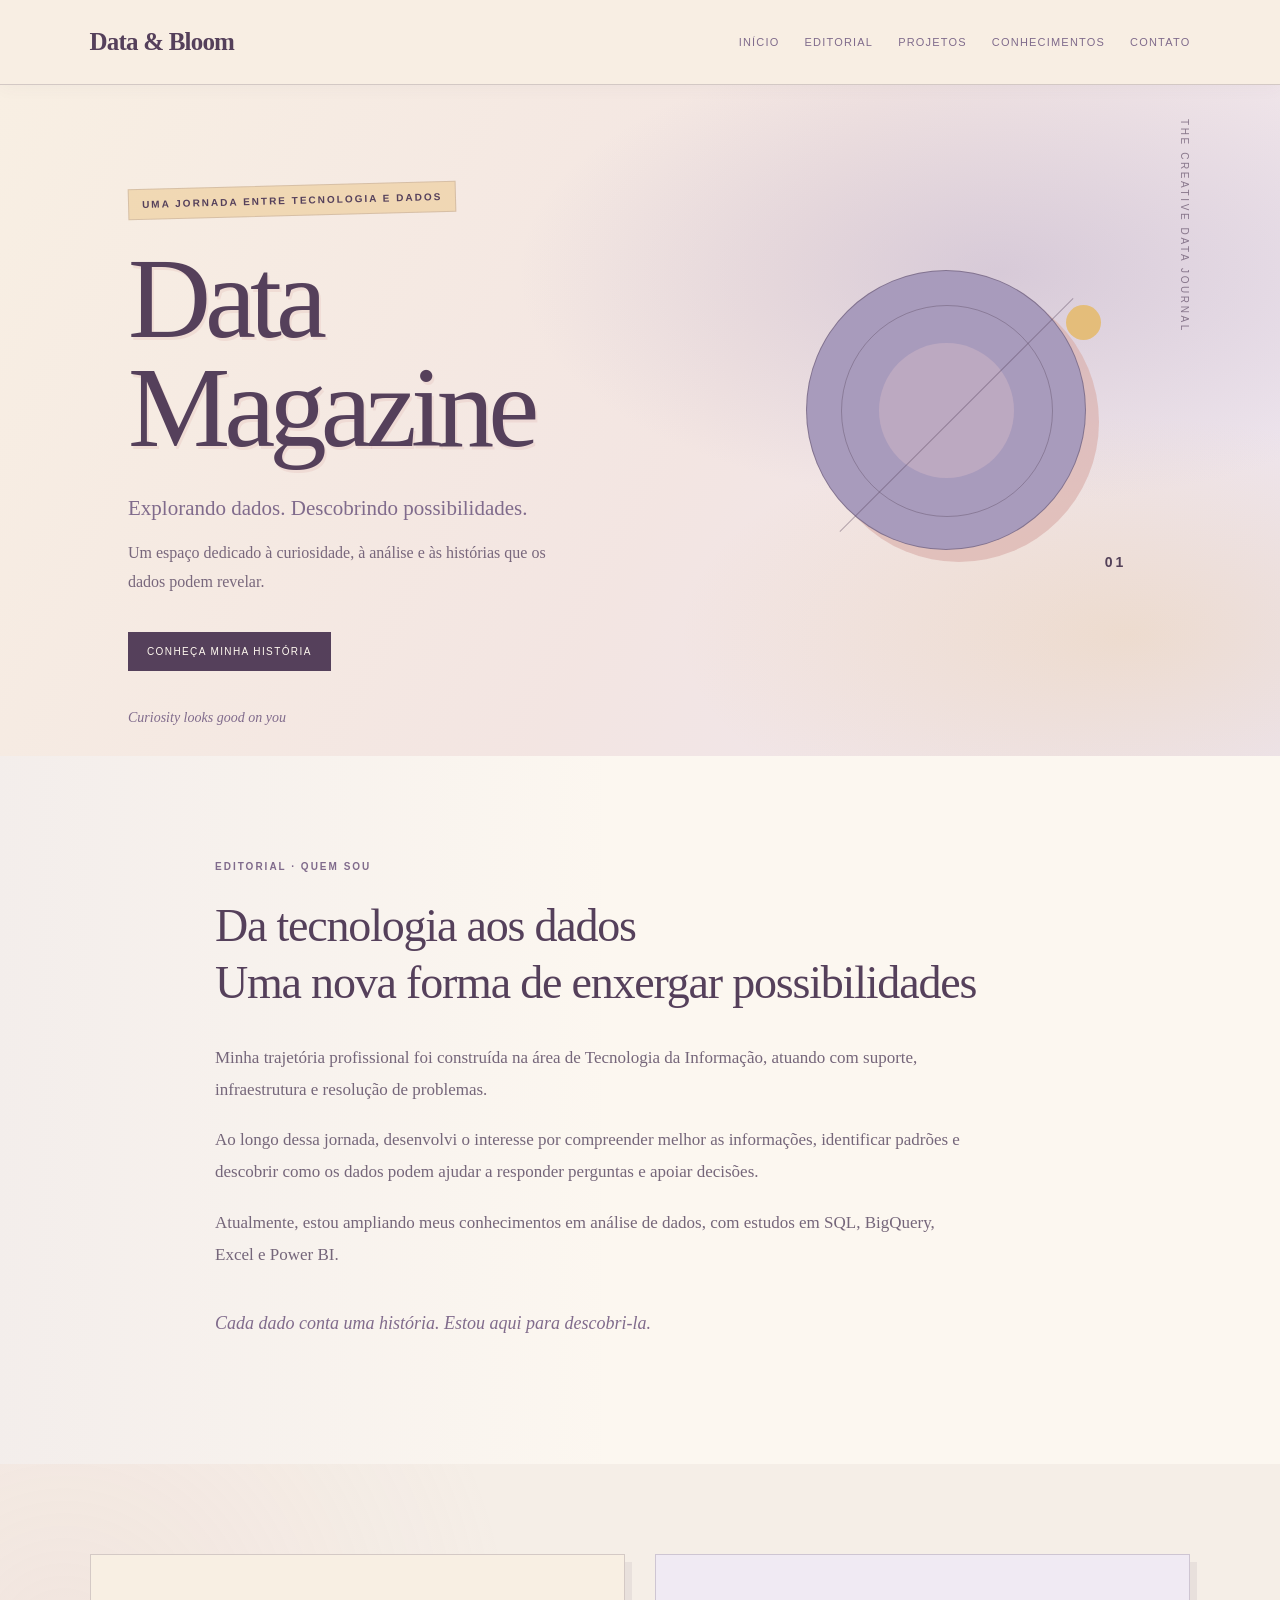
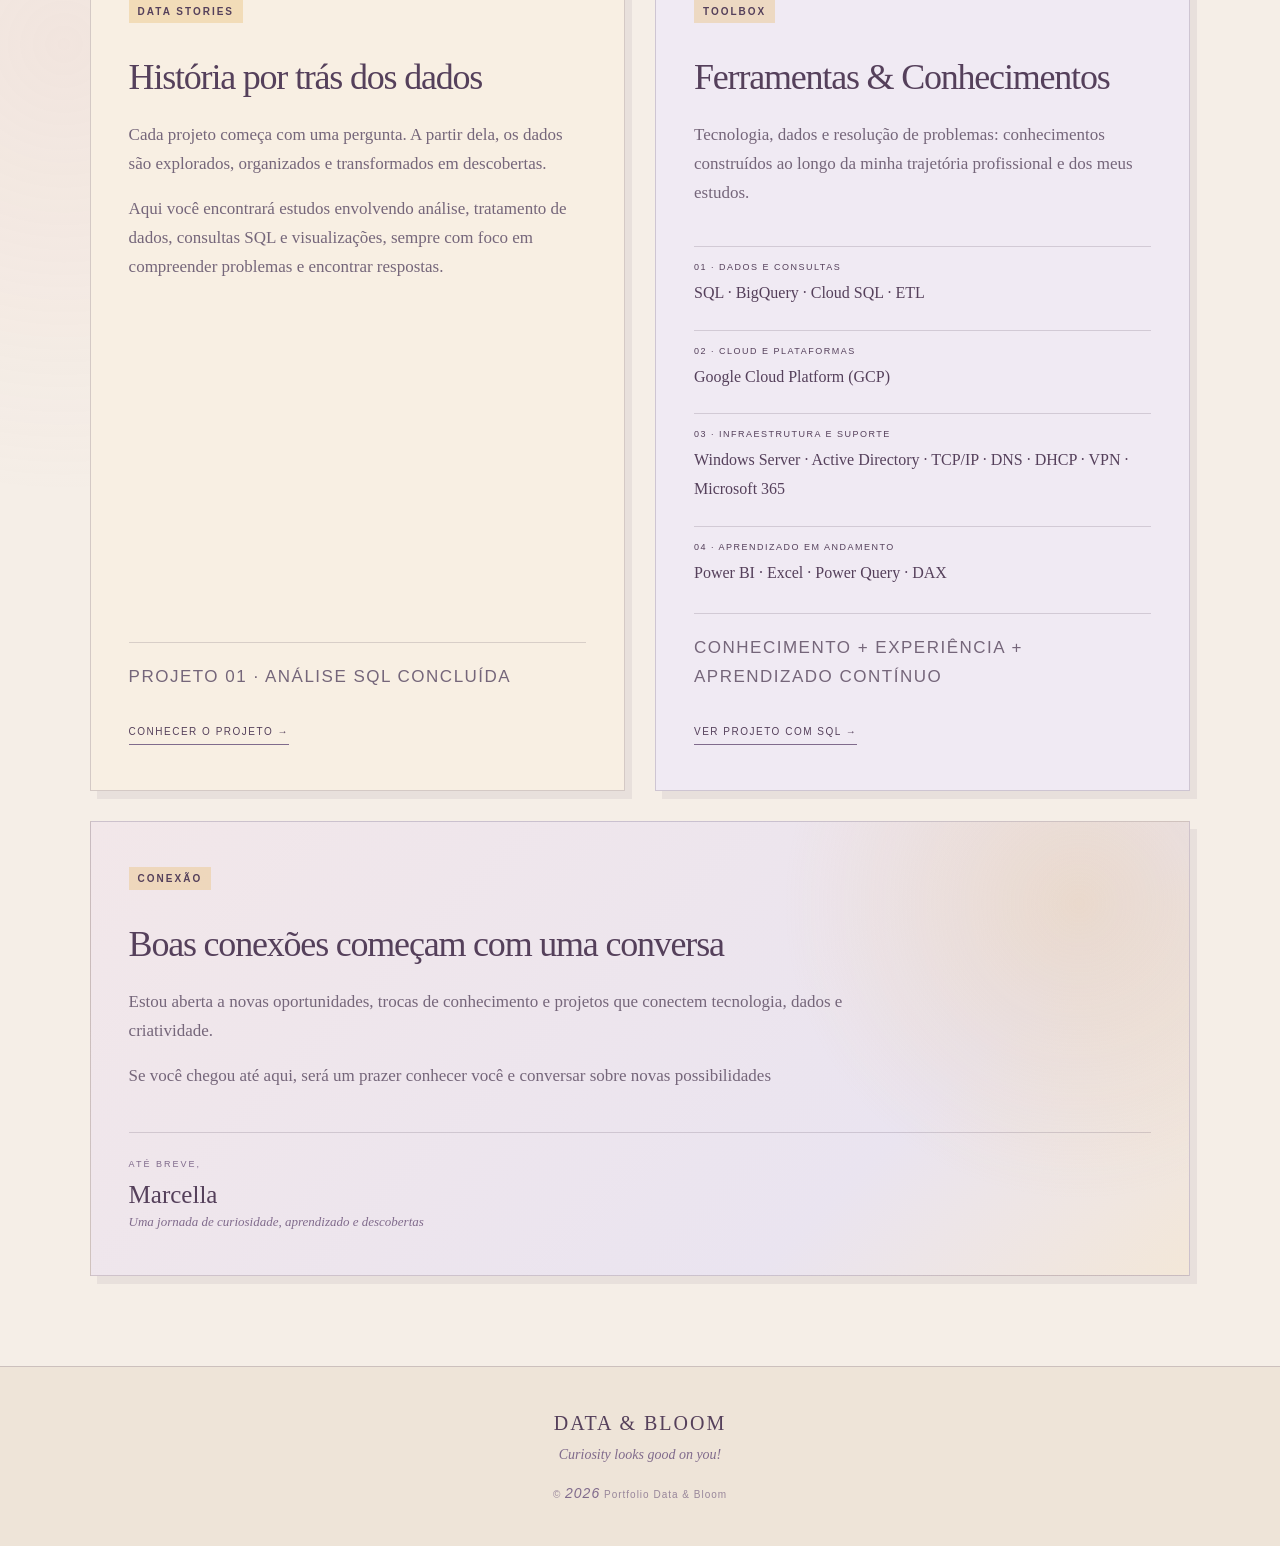
<file: index.html>
<!DOCTYPE html>
<html lang="pt-BR">
<head>
    <meta charset="UTF-8">
    <meta name="viewport" content="width=device-width, initial-scale=1.0">

    <title>Portfolio</title>

    <link rel="stylesheet" href="style.css">
</head>

<body>

    <!-- CABEÇALHO E NAVEGAÇÃO -->
    <header class="header">
        <a href="#inicio" class="logo">Data & Bloom</a>

        <nav class="navigation">
            <a href="#inicio">Início</a>
            <a href="#sobre">Editorial</a>
            <a href="#projetos">Projetos</a>
            <a href="#habilidades">Conhecimentos</a>
            <a href="#contato">Contato</a>
        </nav>
    </header>


    <!-- CAPA DA REVISTA -->
    <main>

        <section class="cover" id="inicio">

            <div class="cover-content">

                <span class="cover-label">
                    UMA JORNADA ENTRE TECNOLOGIA E DADOS
                </span>

                <h1>
                    Data<br>
                     Magazine
                </h1>

                <p class="cover-subtitle">
                    Explorando dados. Descobrindo possibilidades.
                </p>

                <p class="cover-description">
                    Um espaço dedicado à curiosidade, à análise
                    e às histórias que os dados podem revelar.
                </p>

                <a href="#sobre" class="cover-link">
                    CONHEÇA MINHA HISTÓRIA
                </a>

            </div>

            <div class="cover-art" aria-hidden="true">
                <div class="cover-circle"></div>
                <div class="cover-line"></div>
                <div class="cover-small-circle"></div>
                <span class="cover-number">01</span>
            </div>

            <p class="cover-signature">
                Curiosity looks good on you
            </p>

        </section>


        <!-- EDITORIAL / SOBRE MIM -->
        <section class="editorial-note" id="sobre">

            <div class="editorial-content">

                <span class="section-label">
                    EDITORIAL · QUEM SOU
                </span>

                <h2>
                    Da tecnologia aos dados <br>
                    Uma nova forma de enxergar possibilidades
                </h2>

                <p>
                    Minha trajetória profissional foi construída
                    na área de Tecnologia da Informação, atuando
                    com suporte, infraestrutura e resolução
                    de problemas.
                </p>

                <p>
                    Ao longo dessa jornada, desenvolvi o interesse
                    por compreender melhor as informações,
                    identificar padrões e descobrir como os dados
                    podem ajudar a responder perguntas e apoiar
                    decisões.
                </p>

                <p>
                    Atualmente, estou ampliando meus conhecimentos
                    em análise de dados, com estudos em SQL,
                    BigQuery, Excel e Power BI.
                </p>

                <p class="editorial-signature">
                    Cada dado conta uma história.
                    Estou aqui para descobri-la.
                </p>

            </div>

        </section>


        <!-- SEÇÕES DA REVISTA -->
        <section class="magazine-sections" aria-label="Conteúdo da revista">


            <!-- 01 - DATA STORIES -->
            <article class="magazine-card project-card" id="projetos">

                <span class="card-label">
                    DATA STORIES
                </span>

                <h3>
                    História por trás dos dados
                </h3>

                <p>
                    Cada projeto começa com uma pergunta.
                    A partir dela, os dados são explorados,
                    organizados e transformados em descobertas.
                </p>

                <p>
                    Aqui você encontrará estudos envolvendo
                    análise, tratamento de dados, consultas SQL
                    e visualizações, sempre com foco em compreender
                    problemas e encontrar respostas.
                </p>

                <p class="project-status">
                    PROJETO 01 · ANÁLISE SQL CONCLUÍDA
                </p>

                <a href="projeto-duplicidades.html" class="project-card-link">
                    CONHECER O PROJETO →
                </a>

            </article>


            <!-- 02 - TOOLBOX -->
            <article class="magazine-card toolbox-card" id="habilidades">

                <span class="card-label">
                    TOOLBOX
                </span>

                <h3>
                    Ferramentas & Conhecimentos
                </h3>

                <p>
                    Tecnologia, dados e resolução de problemas:
                    conhecimentos construídos ao longo da minha
                    trajetória profissional e dos meus estudos.
                </p>


                <div class="tool-category">

                    <h4>01 · DADOS E CONSULTAS</h4>

                    <p>
                        SQL · BigQuery · Cloud SQL · ETL
                    </p>

                </div>


                <div class="tool-category">

                    <h4>02 · CLOUD E PLATAFORMAS</h4>

                    <p>
                        Google Cloud Platform (GCP)
                    </p>

                </div>


                <div class="tool-category">

                    <h4>03 · INFRAESTRUTURA E SUPORTE</h4>

                    <p>
                        Windows Server · Active Directory ·
                        TCP/IP · DNS · DHCP · VPN · Microsoft 365
                    </p>

                </div>


                <div class="tool-category">

                    <h4>04 · APRENDIZADO EM ANDAMENTO</h4>

                    <p>
                        Power BI · Excel · Power Query · DAX
                    </p>

                </div>


                <p class="project-status">
                    CONHECIMENTO + EXPERIÊNCIA +
                    APRENDIZADO CONTÍNUO
                </p>

                
                <a href="projeto-duplicidades.html" class="project-card-link">
                    VER PROJETO COM SQL →
                </a>


            </article>


            <!-- 03 - CONTATO -->
            <article class="magazine-card contact-card" id="contato">

                <span class="card-label">
                    CONEXÃO
                </span>

                <h3>
                    Boas conexões começam com uma conversa
                </h3>

                <p>
                    Estou aberta a novas oportunidades,
                    trocas de conhecimento e projetos que
                    conectem tecnologia, dados e criatividade.
                </p>

                <p>
                    Se você chegou até aqui, será um prazer
                    conhecer você e conversar sobre novas
                    possibilidades
                </p>


                <div class="contact-signature">

                    <span>ATÉ BREVE,</span>

                    <h4>Marcella</h4>

                    <p>
                        Uma jornada de curiosidade, aprendizado e descobertas
                    </p>

                </div>

            </article>

        </section>

    </main>


    <!-- RODAPÉ -->
    <footer class="footer">

        <p>
            DATA & BLOOM
        </p>

        <span>
            Curiosity looks good on you!
        </span>

        <small>
            © <span id="current-year">2026</span> Portfolio Data & Bloom
        </small>

    </footer>


    <script src="script.js"></script>

</body>
</html>
</file>
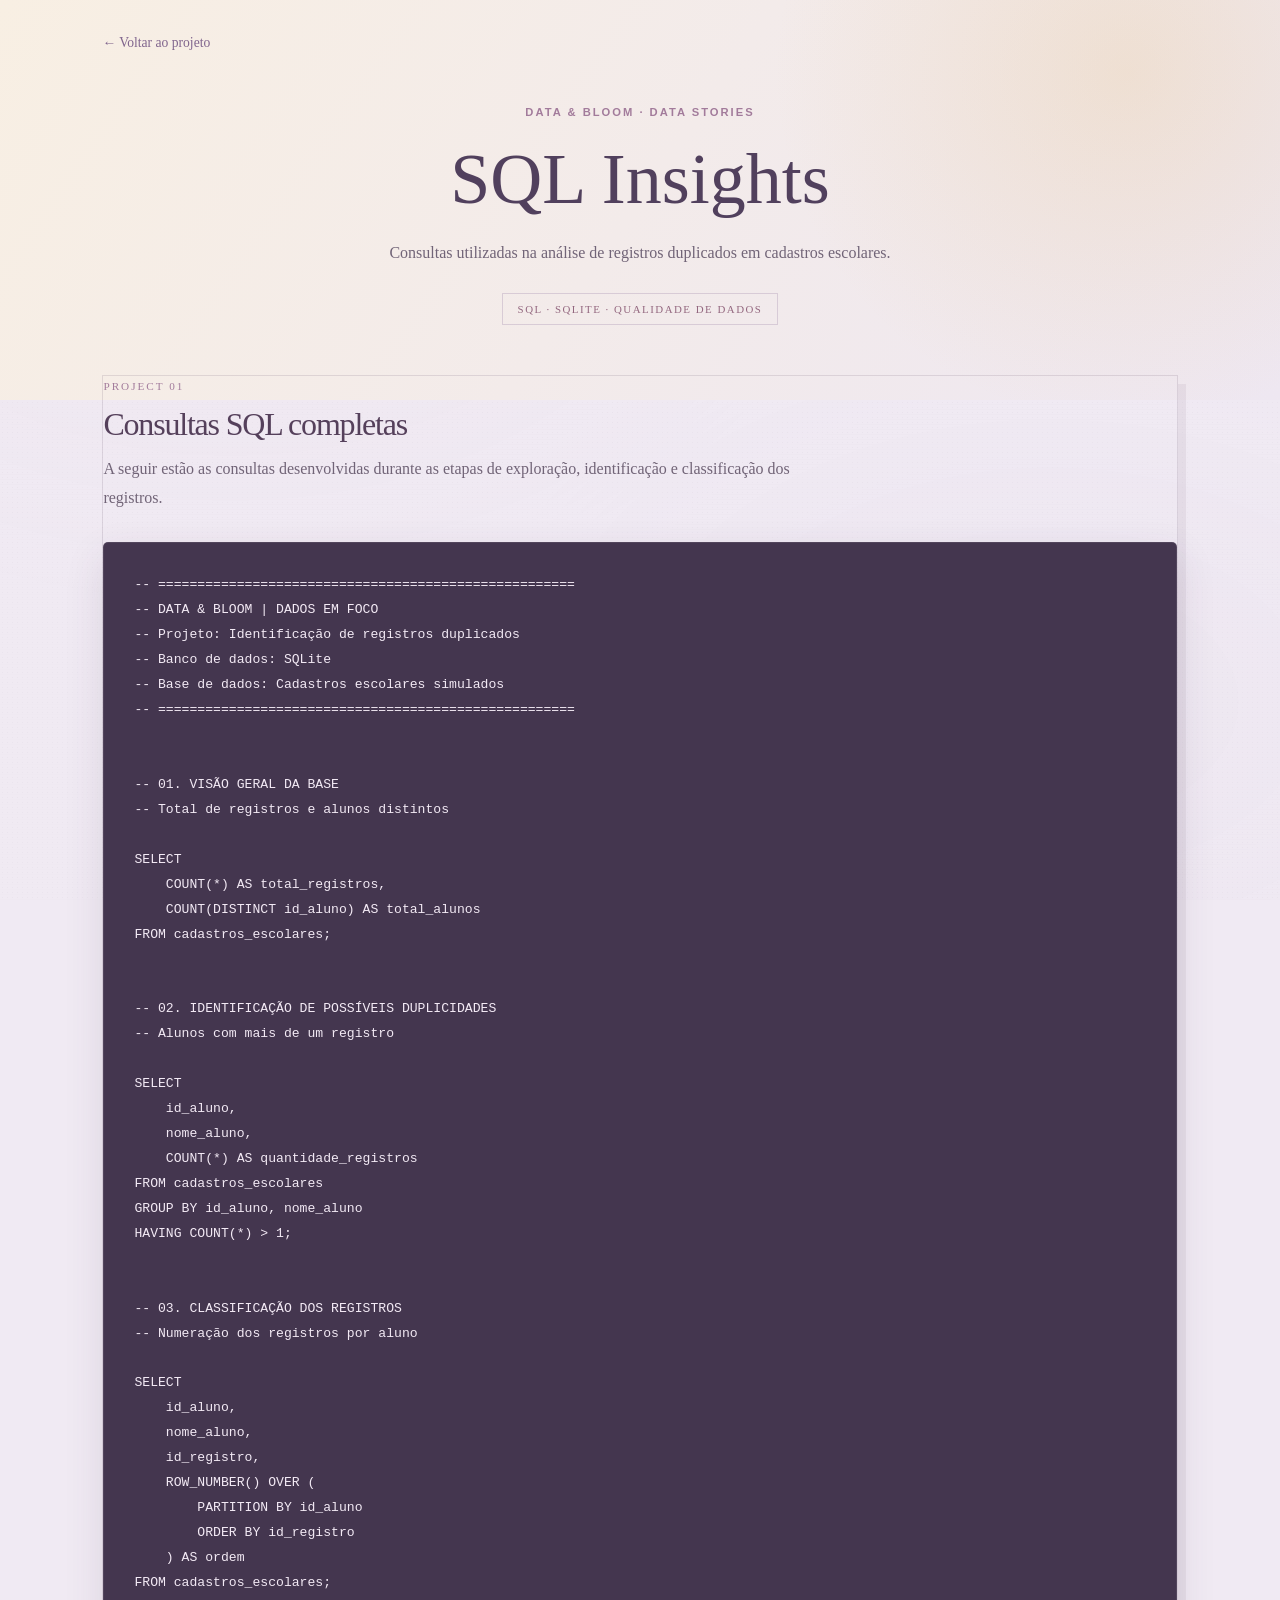
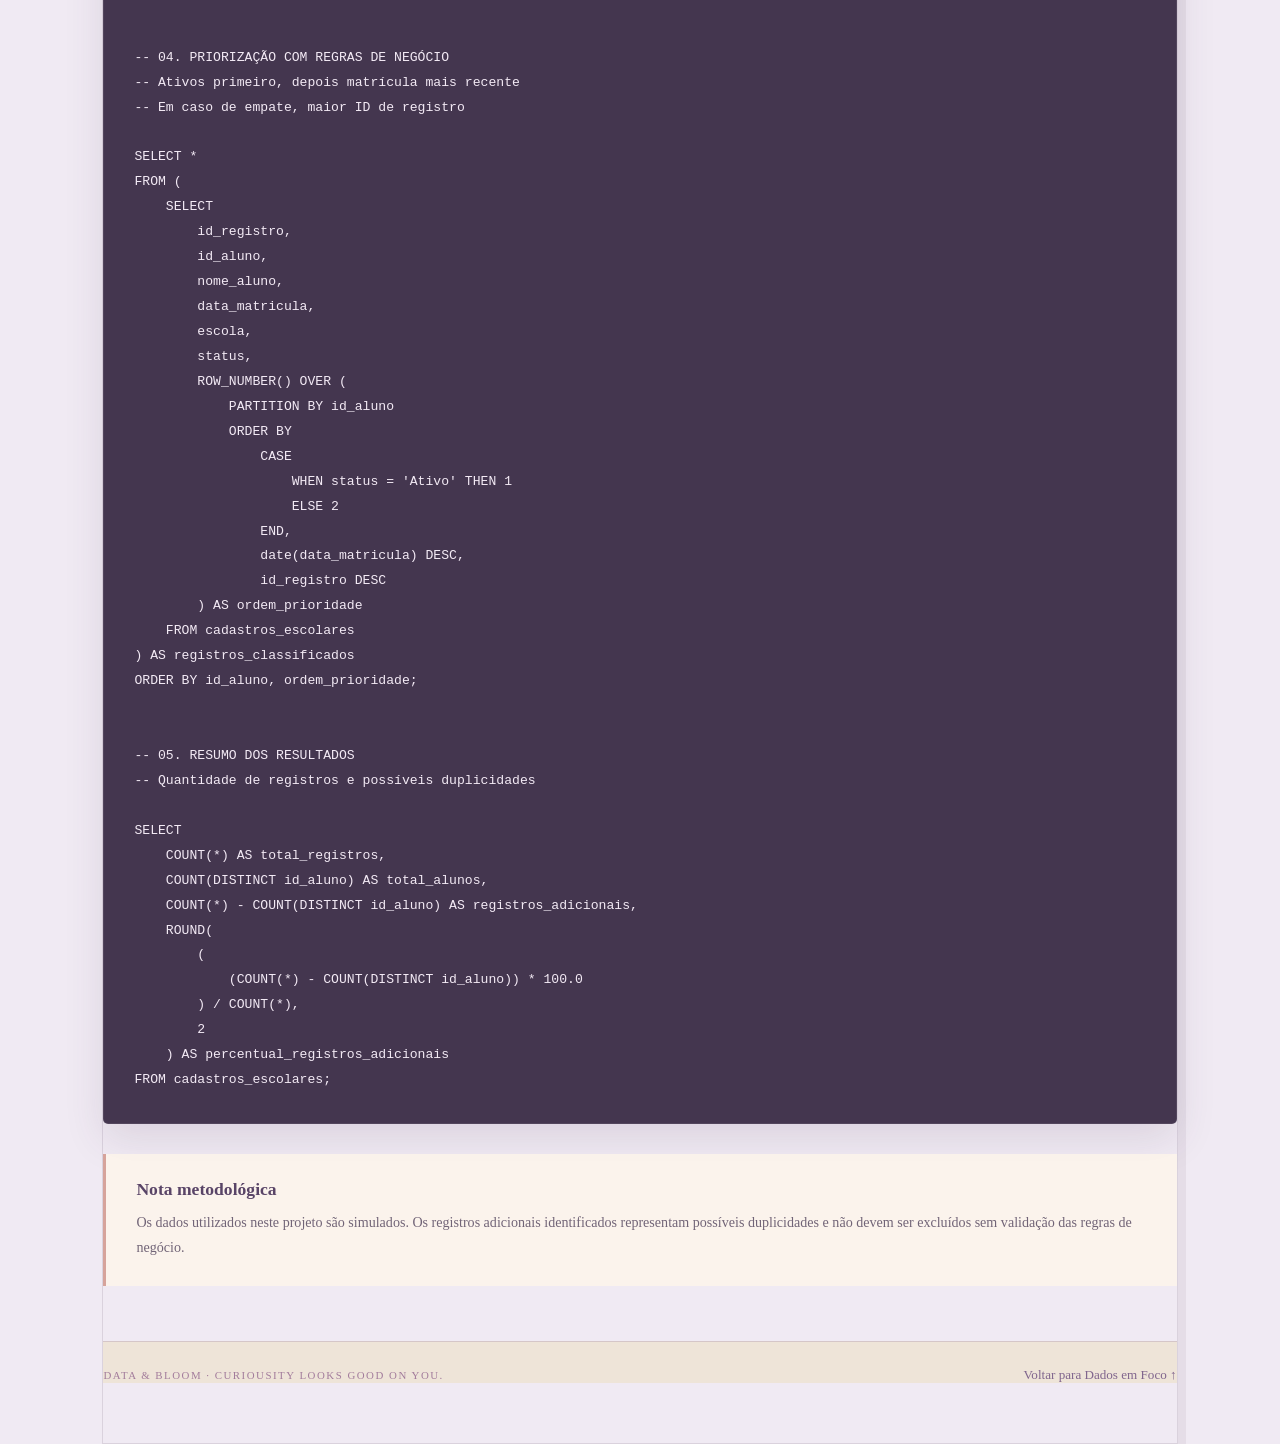
<file: consultas-sql.html>
<!DOCTYPE html>
<html lang="pt-BR">

<head>
    <meta charset="UTF-8">
    <meta name="viewport" content="width=device-width, initial-scale=1.0">

    <title>SQL Insights | Data & Bloom</title>

    <link rel="stylesheet" href="style.css">
</head>

<body class="sql-page">

    <header class="sql-page-header">

        <a href="projeto-duplicidades.html" class="sql-back-link">
            ← Voltar ao projeto
        </a>

        <span class="sql-page-label">DATA & BLOOM · DATA STORIES</span>

        <h1>SQL Insights</h1>

        <p>
            Consultas utilizadas na análise de registros duplicados
            em cadastros escolares.
        </p>

        <span class="sql-page-tag">
            SQL · SQLITE · QUALIDADE DE DADOS
        </span>

    </header>


    <main class="sql-document">

        <div class="sql-document-heading">
            <span>PROJECT 01</span>
            <h2>Consultas SQL completas</h2>
            <p>
                A seguir estão as consultas desenvolvidas durante
                as etapas de exploração, identificação e classificação
                dos registros.
            </p>
        </div>


        <div class="sql-code-container">

            <pre><code>-- =====================================================
-- DATA & BLOOM | DADOS EM FOCO
-- Projeto: Identificação de registros duplicados
-- Banco de dados: SQLite
-- Base de dados: Cadastros escolares simulados
-- =====================================================


-- 01. VISÃO GERAL DA BASE
-- Total de registros e alunos distintos

SELECT
    COUNT(*) AS total_registros,
    COUNT(DISTINCT id_aluno) AS total_alunos
FROM cadastros_escolares;


-- 02. IDENTIFICAÇÃO DE POSSÍVEIS DUPLICIDADES
-- Alunos com mais de um registro

SELECT
    id_aluno,
    nome_aluno,
    COUNT(*) AS quantidade_registros
FROM cadastros_escolares
GROUP BY id_aluno, nome_aluno
HAVING COUNT(*) > 1;


-- 03. CLASSIFICAÇÃO DOS REGISTROS
-- Numeração dos registros por aluno

SELECT
    id_aluno,
    nome_aluno,
    id_registro,
    ROW_NUMBER() OVER (
        PARTITION BY id_aluno
        ORDER BY id_registro
    ) AS ordem
FROM cadastros_escolares;


-- 04. PRIORIZAÇÃO COM REGRAS DE NEGÓCIO
-- Ativos primeiro, depois matrícula mais recente
-- Em caso de empate, maior ID de registro

SELECT *
FROM (
    SELECT
        id_registro,
        id_aluno,
        nome_aluno,
        data_matricula,
        escola,
        status,
        ROW_NUMBER() OVER (
            PARTITION BY id_aluno
            ORDER BY
                CASE
                    WHEN status = 'Ativo' THEN 1
                    ELSE 2
                END,
                date(data_matricula) DESC,
                id_registro DESC
        ) AS ordem_prioridade
    FROM cadastros_escolares
) AS registros_classificados
ORDER BY id_aluno, ordem_prioridade;


-- 05. RESUMO DOS RESULTADOS
-- Quantidade de registros e possíveis duplicidades

SELECT
    COUNT(*) AS total_registros,
    COUNT(DISTINCT id_aluno) AS total_alunos,
    COUNT(*) - COUNT(DISTINCT id_aluno) AS registros_adicionais,
    ROUND(
        (
            (COUNT(*) - COUNT(DISTINCT id_aluno)) * 100.0
        ) / COUNT(*),
        2
    ) AS percentual_registros_adicionais
FROM cadastros_escolares;</code></pre>

        </div>


        <div class="sql-document-note">
            <strong>Nota metodológica</strong>
            <p>
                Os dados utilizados neste projeto são simulados.
                Os registros adicionais identificados representam
                possíveis duplicidades e não devem ser excluídos
                sem validação das regras de negócio.
            </p>
        </div>


        <footer class="sql-page-footer">
            <p>DATA & BLOOM · CURIOUSITY LOOKS GOOD ON YOU.</p>

            <a href="projeto-duplicidades.html">
                Voltar para Dados em Foco ↑
            </a>
        </footer>

    </main>

    <script src="script.js"></script>

</body>
</html>
</file>
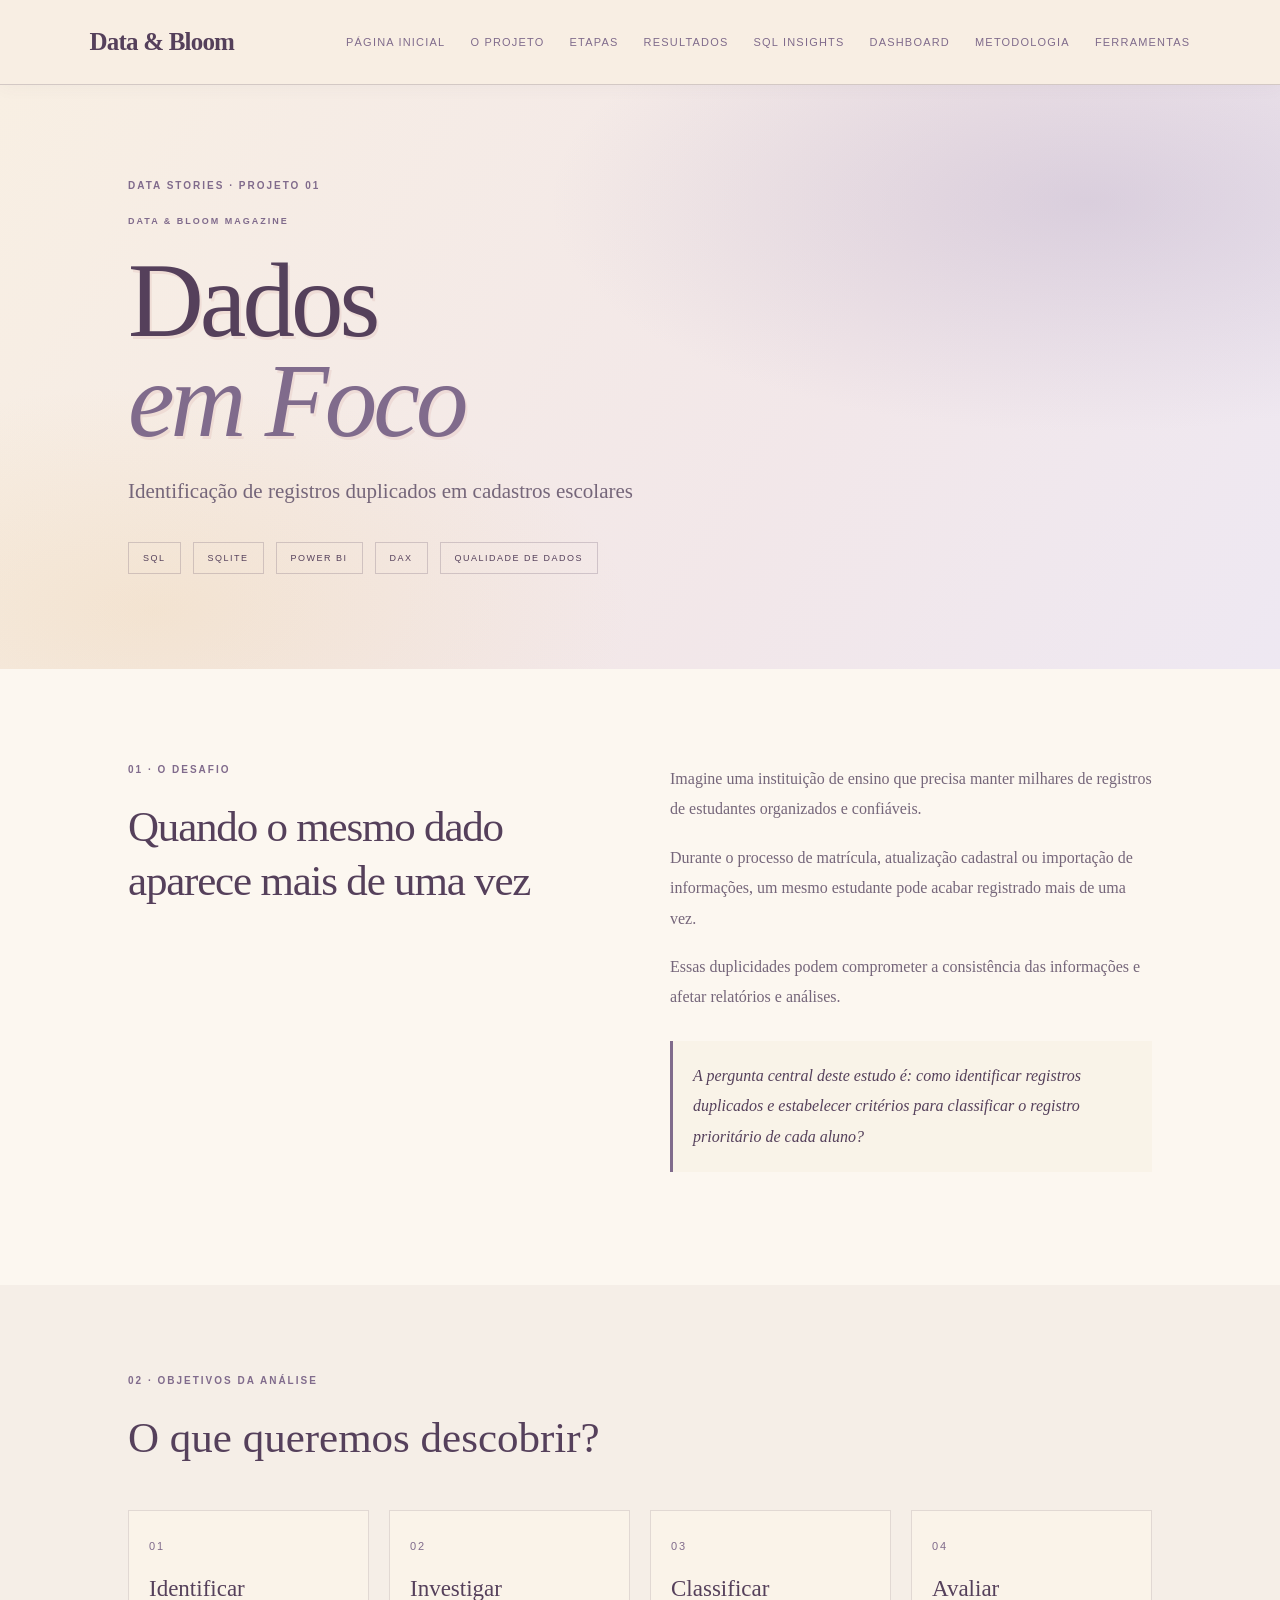
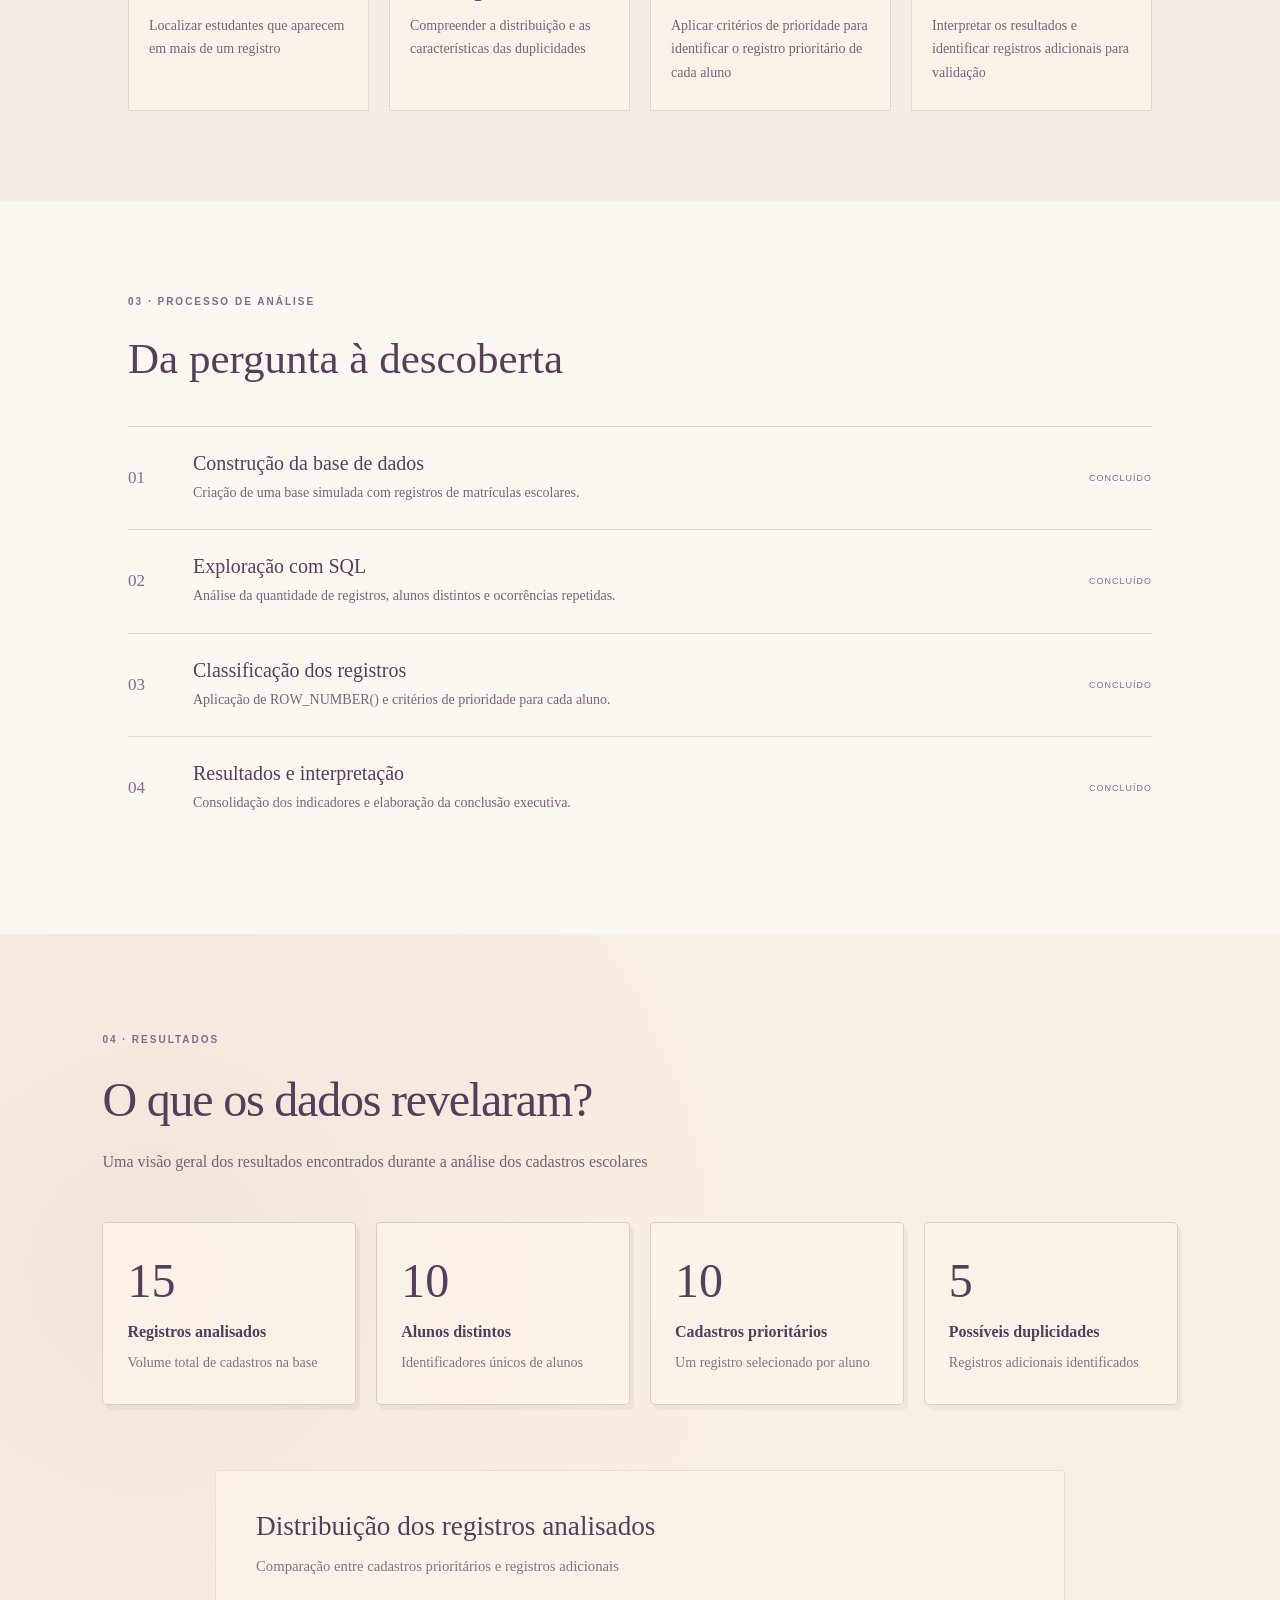
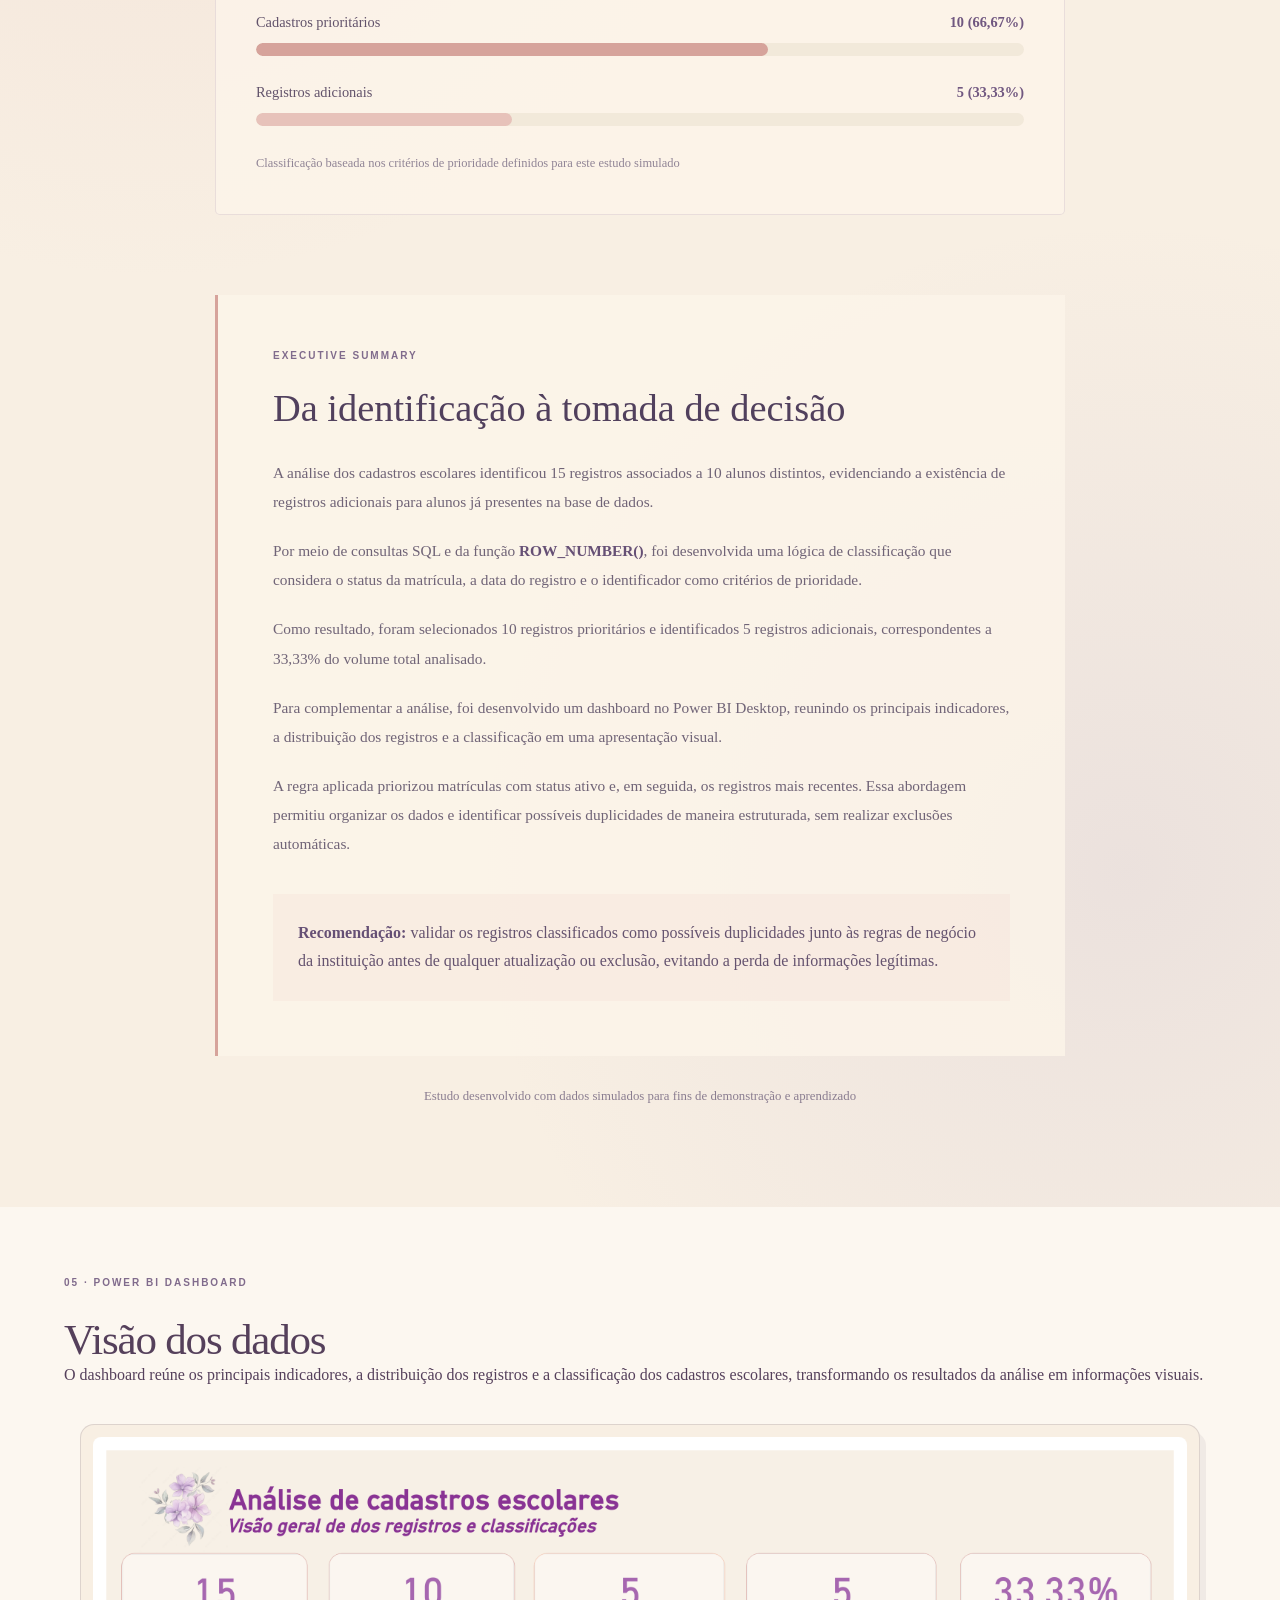
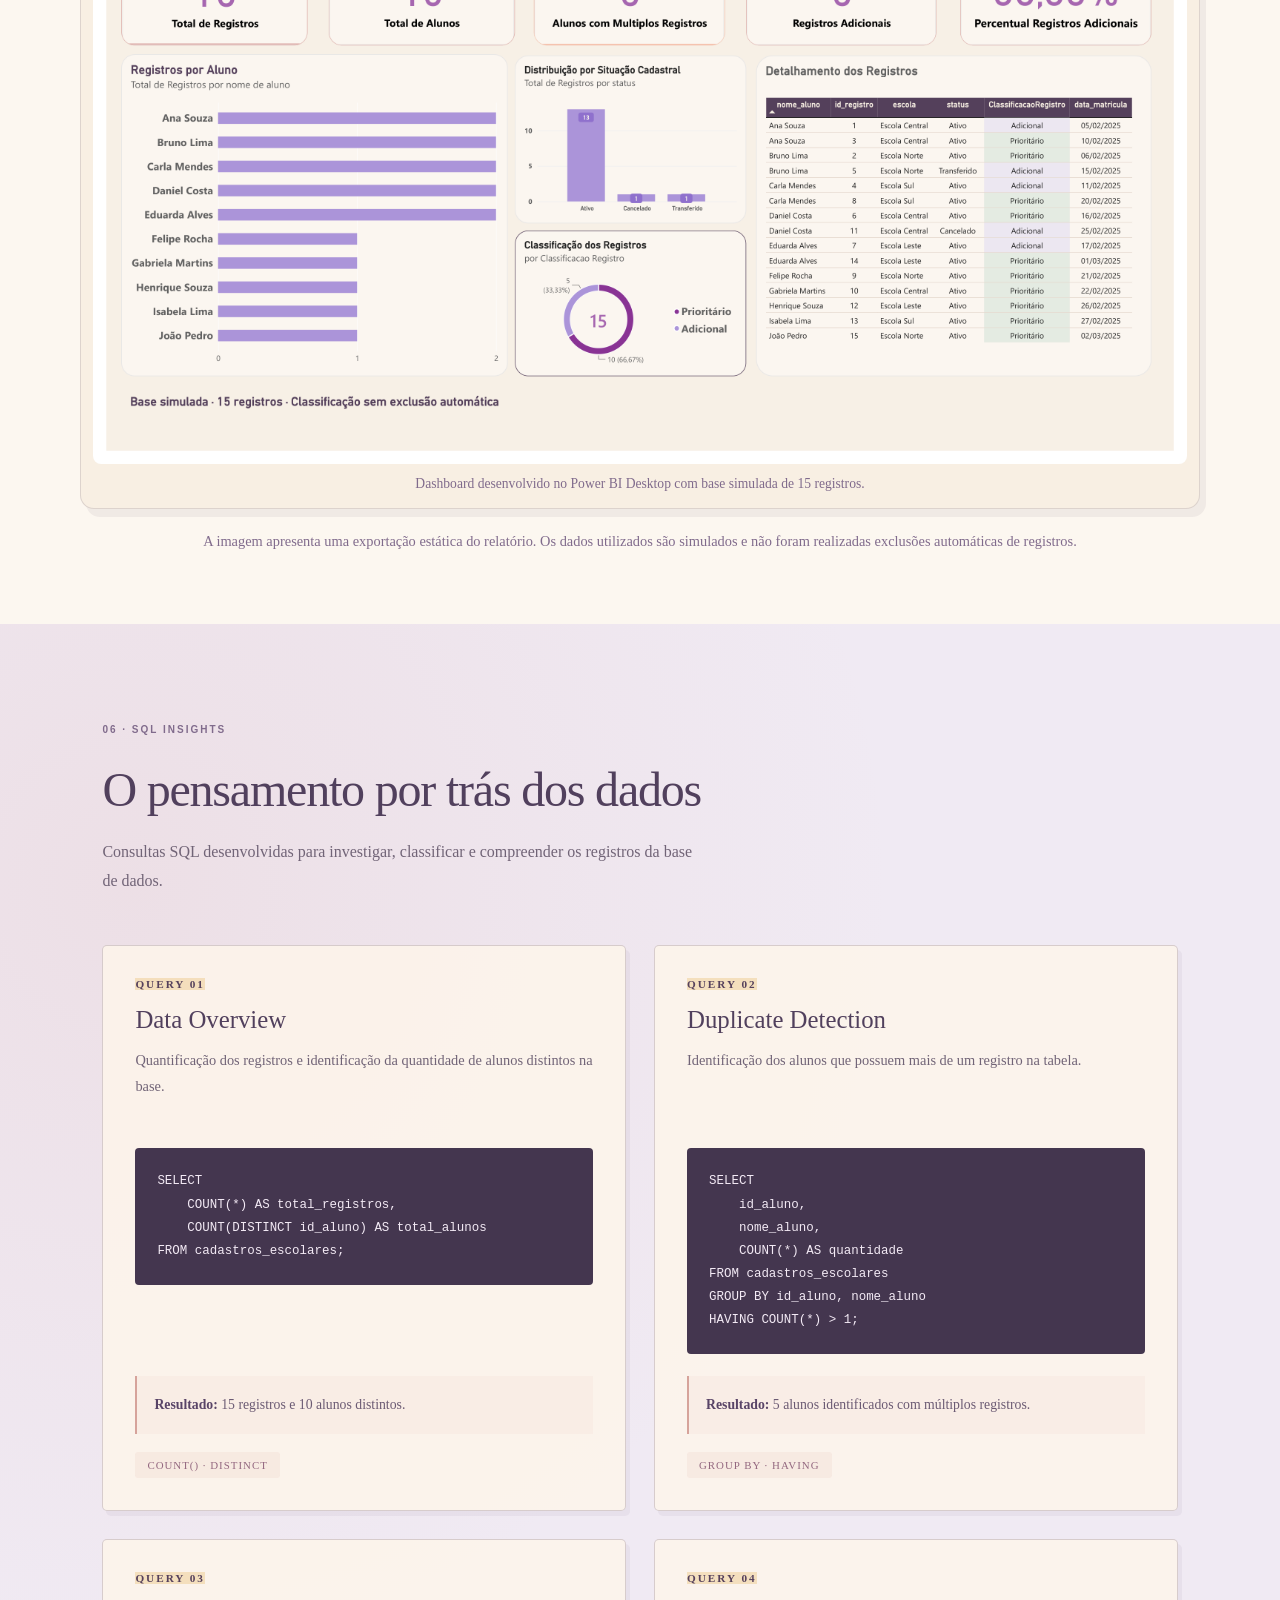
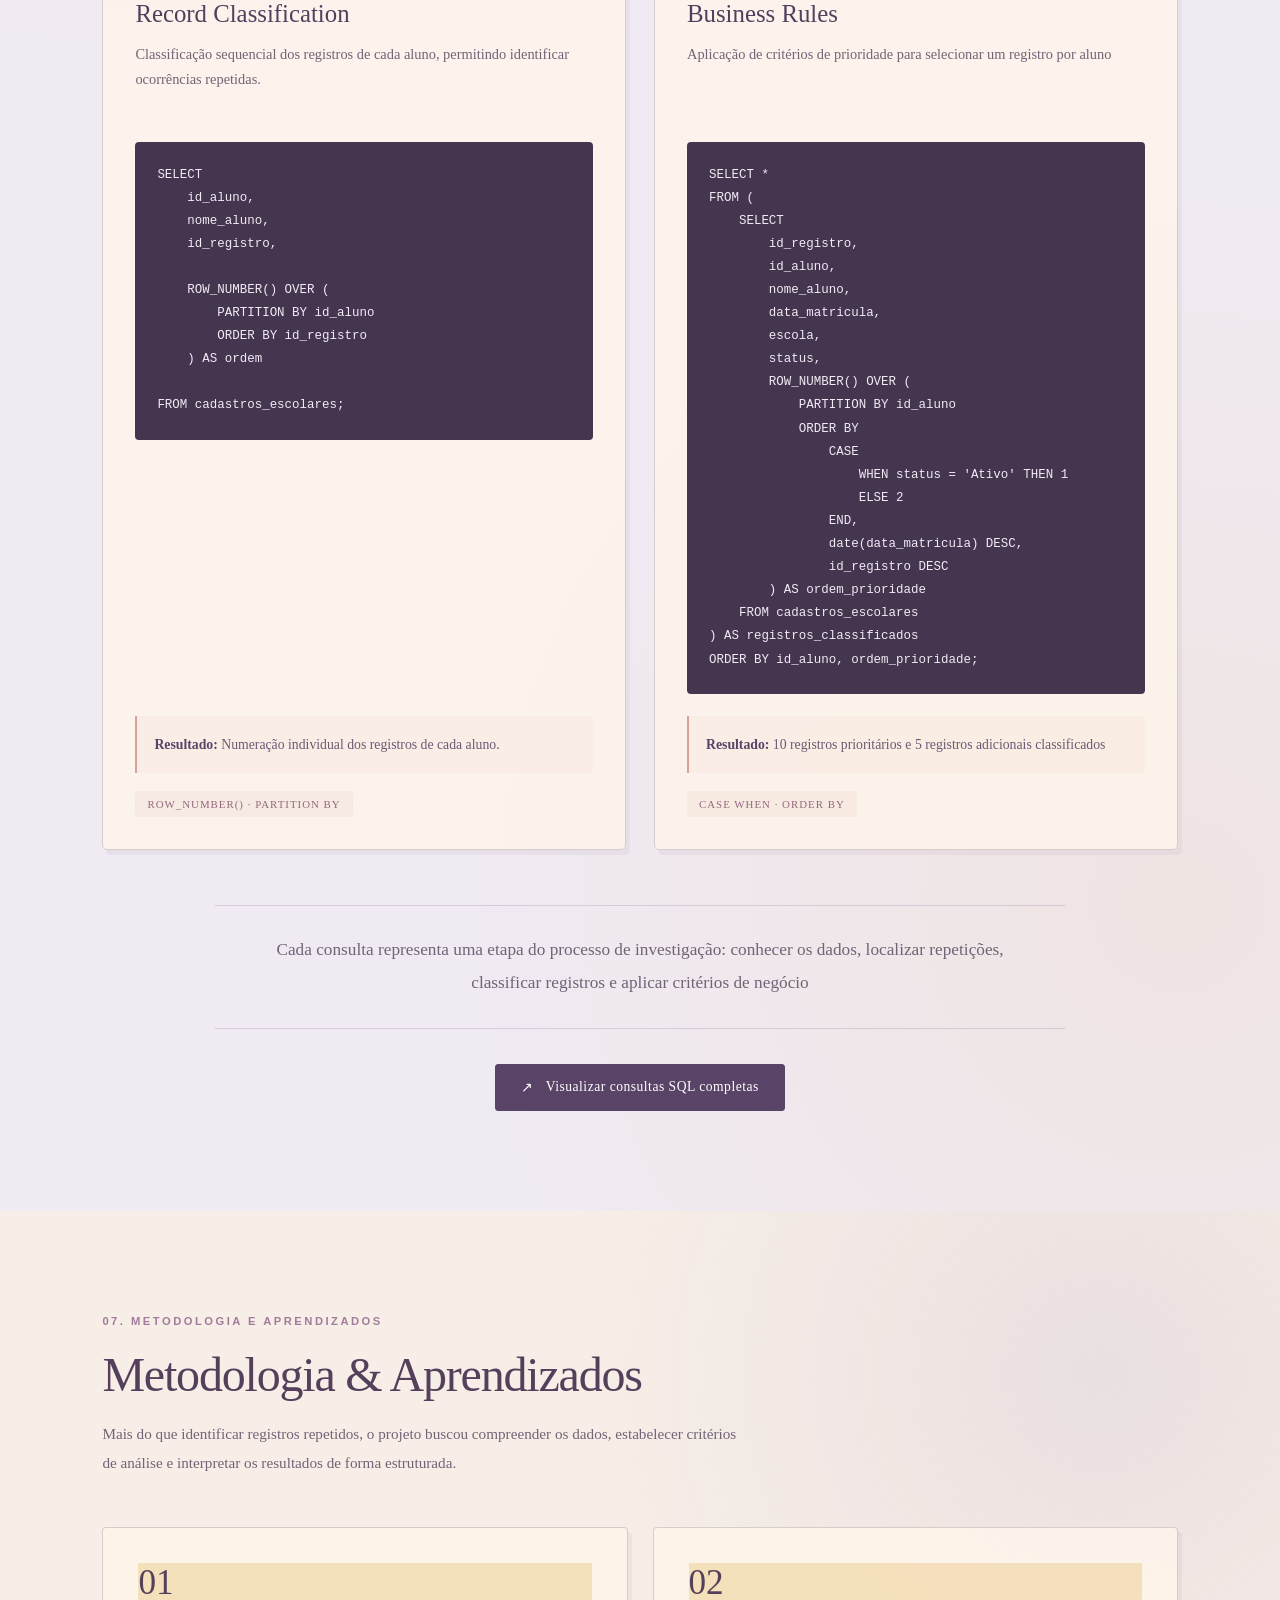
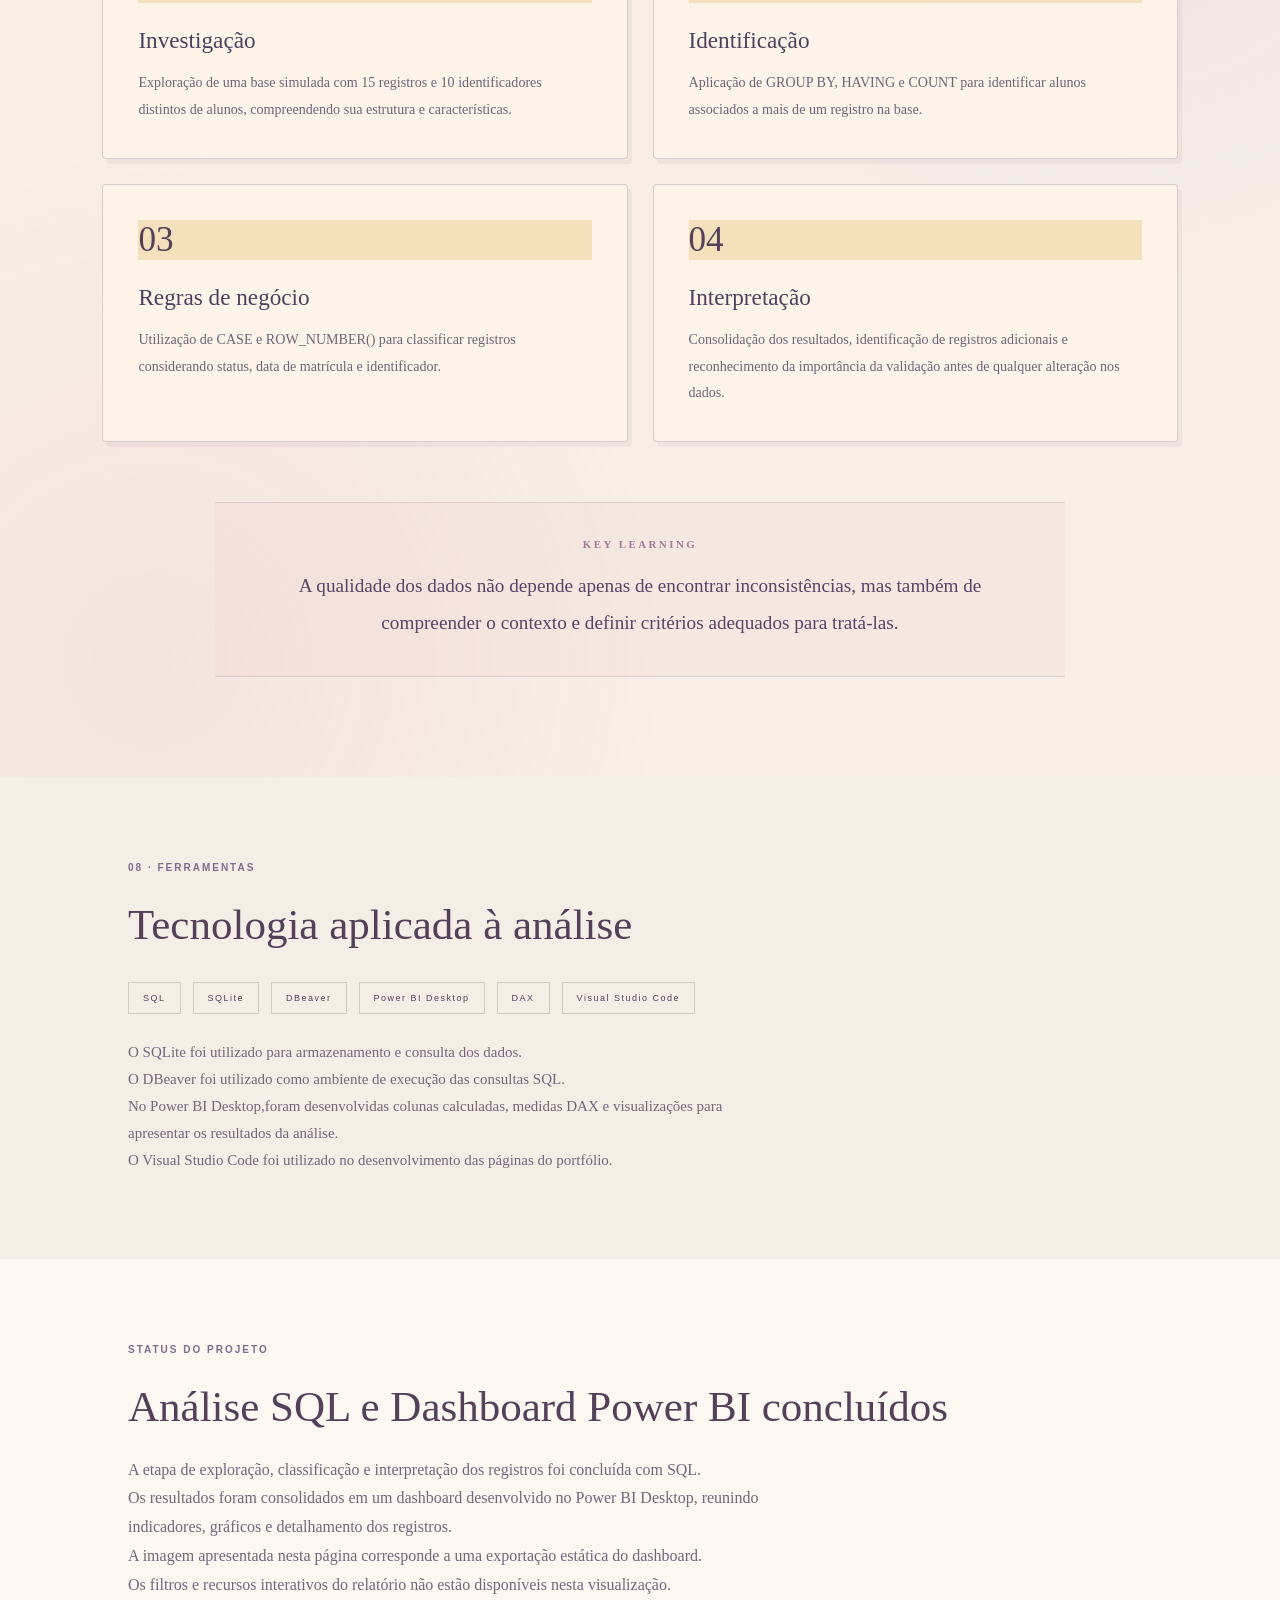
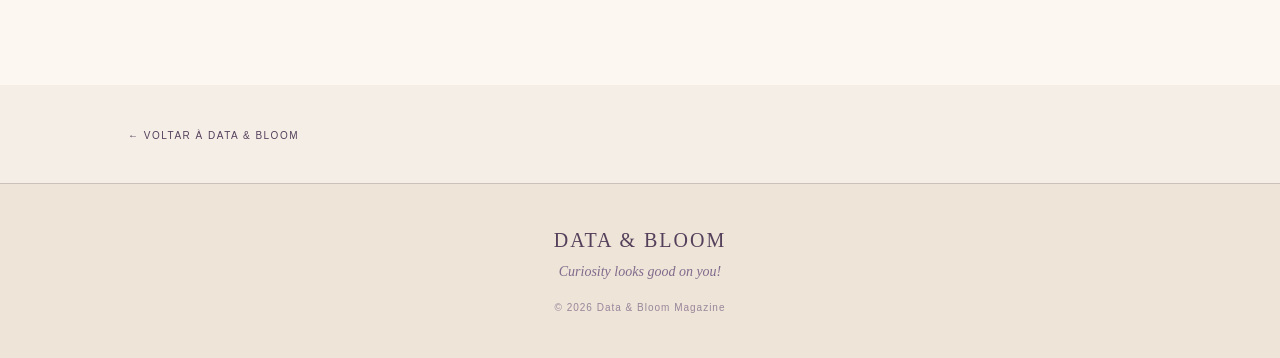
<file: projeto-duplicidades.html>
<!DOCTYPE html>
<html lang="pt-BR">
<head>
    <meta charset="UTF-8">
    <meta name="viewport" content="width=device-width, initial-scale=1.0">

    <title>Dados em Foco | Data & Bloom</title>

    <link rel="stylesheet" href="style.css">
</head>

<body>

    <!-- CABEÇALHO -->
    <header class="header">
        <a href="index.html" class="logo">Data & Bloom</a>

        <nav class="navigation">
            <a href="index.html">Página inicial</a>
            <a href="#sobre-projeto">O projeto</a>
            <a href="#etapas">Etapas</a>
            <a href="#resultados">Resultados</a>
            <a href="#sql-insights">SQL Insights</a>
            <a href="#dashboard">Dashboard</a>
            <a href="#metodologia">Metodologia</a>
            <a href="#ferramentas">Ferramentas</a>
        </nav>
    </header>


    <main>

        <!-- ABERTURA DO PROJETO -->
        <section class="project-hero">

            <span class="section-label">
                DATA STORIES · PROJETO 01
            </span>

            <p class="project-edition">
                DATA & BLOOM MAGAZINE
            </p>

            <h1>
                Dados<br>
                <em>em Foco</em>
            </h1>

            <p class="project-hero-subtitle">
                Identificação de registros duplicados
                em cadastros escolares
            </p>

            <div class="project-meta">
                <span>SQL</span>
                <span>SQLITE</span>
                <span>POWER BI</span>
                <span>DAX</span>
                <span>QUALIDADE DE DADOS</span>
            </div>

        </section>


        <!-- APRESENTAÇÃO -->
        <section class="project-introduction" id="sobre-projeto">

            <div class="project-section-heading">
                <span class="section-label">
                    01 · O DESAFIO
                </span>

                <h2>
                    Quando o mesmo dado aparece mais de uma vez
                </h2>
            </div>

            <div class="project-text">

                <p>
                    Imagine uma instituição de ensino que precisa
                    manter milhares de registros de estudantes
                    organizados e confiáveis.
                </p>

                <p>
                    Durante o processo de matrícula, atualização
                    cadastral ou importação de informações, um
                    mesmo estudante pode acabar registrado mais
                    de uma vez.
                </p>

                <p>
                    Essas duplicidades podem comprometer a
                    consistência das informações e afetar
                    relatórios e análises.
                </p>

                <p class="project-highlight">
                    A pergunta central deste estudo é:
                    como identificar registros duplicados e
                    estabelecer critérios para classificar
                    o registro prioritário de cada aluno?
                </p>

            </div>

        </section>


        <!-- OBJETIVOS -->
        <section class="project-objectives">

            <span class="section-label">
                02 · OBJETIVOS DA ANÁLISE
            </span>

            <h2>
                O que queremos descobrir?
            </h2>

            <div class="objectives-grid">

                <article class="objective-item">
                    <span>01</span>
                    <h3>Identificar</h3>
                    <p>
                        Localizar estudantes que aparecem
                        em mais de um registro
                    </p>
                </article>

                <article class="objective-item">
                    <span>02</span>
                    <h3>Investigar</h3>
                    <p>
                        Compreender a distribuição e as
                        características das duplicidades
                    </p>
                </article>

                <article class="objective-item">
                    <span>03</span>
                    <h3>Classificar</h3>
                    <p>
                        Aplicar critérios de prioridade para
                        identificar o registro prioritário de cada aluno
                    </p>
                </article>

                <article class="objective-item">
                    <span>04</span>
                    <h3>Avaliar</h3>
                    <p>
                         Interpretar os resultados e identificar
                        registros adicionais para validação
                    </p>
                </article>

            </div>

        </section>


        
<!-- ETAPAS -->

<section class="project-process" id="etapas">

    <span class="section-label">
        03 · PROCESSO DE ANÁLISE
    </span>

    <h2>
        Da pergunta à descoberta
    </h2>

    <div class="process-list">

        <div class="process-item">

            <span>01</span>

            <div>
                <h3>Construção da base de dados</h3>

                <p>
                    Criação de uma base simulada com
                    registros de matrículas escolares.
                </p>
            </div>

            <small>CONCLUÍDO</small>

        </div>


        <div class="process-item">

            <span>02</span>

            <div>
                <h3>Exploração com SQL</h3>

                <p>
                    Análise da quantidade de registros,
                    alunos distintos e ocorrências repetidas.
                </p>
            </div>

            <small>CONCLUÍDO</small>

        </div>


        <div class="process-item">

            <span>03</span>

            <div>
                <h3>Classificação dos registros</h3>

                <p>
                    Aplicação de ROW_NUMBER() e critérios
                    de prioridade para cada aluno.
                </p>
            </div>

            <small>CONCLUÍDO</small>

        </div>


        <div class="process-item">

            <span>04</span>

            <div>
                <h3>Resultados e interpretação</h3>

                <p>
                    Consolidação dos indicadores e
                    elaboração da conclusão executiva.
                </p>
            </div>

            <small>CONCLUÍDO</small>

        </div>

    </div>

</section>





<!-- RESULTADOS DA ANÁLISE -->
<section class="project-results" id="resultados">

    <span class="section-label">
        04 · RESULTADOS
    </span>

    <div class="project-section-heading">
        <h2>
            O que os dados revelaram?
        </h2>

        <p>
            Uma visão geral dos resultados encontrados
            durante a análise dos cadastros escolares
        </p>
    </div>

    <!-- INDICADORES -->
    <div class="results-grid">

        <article class="result-card">
            <span class="result-number">15</span>
            <h3>Registros analisados</h3>
            <p>Volume total de cadastros na base</p>
        </article>

        <article class="result-card">
            <span class="result-number">10</span>
            <h3>Alunos distintos</h3>
            <p>Identificadores únicos de alunos</p>
        </article>

        <article class="result-card">
            <span class="result-number">10</span>
            <h3>Cadastros prioritários</h3>
            <p>Um registro selecionado por aluno</p>
        </article>

        <article class="result-card">
            <span class="result-number">5</span>
            <h3>Possíveis duplicidades</h3>
            <p>Registros adicionais identificados</p>
        </article>

    </div>

    <!-- DISTRIBUIÇÃO DOS REGISTROS -->
    <div class="results-chart">

        <h3>Distribuição dos registros analisados</h3>

        <p>
            Comparação entre cadastros prioritários
            e registros adicionais
        </p>

        <div class="chart-item">

            <div class="chart-label">
                <span>Cadastros prioritários</span>
                <strong>10 (66,67%)</strong>
            </div>

            <div class="chart-track">
                <div class="chart-bar chart-primary"></div>
            </div>

        </div>

        <div class="chart-item">

            <div class="chart-label">
                <span>Registros adicionais</span>
                <strong>5 (33,33%)</strong>
            </div>

            <div class="chart-track">
                <div class="chart-bar chart-secondary"></div>
            </div>

        </div>

        <small>
            Classificação baseada nos critérios de prioridade
            definidos para este estudo simulado
        </small>

    </div>

    <!-- CONCLUSÃO EXECUTIVA -->
    <div class="executive-summary">

        <span class="section-label">
            EXECUTIVE SUMMARY
        </span>

        <h2>
            Da identificação à tomada de decisão
        </h2>

        <p>
            A análise dos cadastros escolares identificou
            15 registros associados a 10 alunos distintos,
            evidenciando a existência de registros adicionais
            para alunos já presentes na base de dados.
        </p>

        <p>
            Por meio de consultas SQL e da função
            <strong>ROW_NUMBER()</strong>, foi desenvolvida
            uma lógica de classificação que considera o
            status da matrícula, a data do registro e o
            identificador como critérios de prioridade.
        </p>

        <p>
            Como resultado, foram selecionados 10 registros
            prioritários e identificados 5 registros adicionais,
            correspondentes a 33,33% do volume total analisado.
        </p>

        <p>
            Para complementar a análise, foi desenvolvido um
            dashboard no Power BI Desktop, reunindo os principais
            indicadores, a distribuição dos registros e a
            classificação em uma apresentação visual.
        </p>

        <p>
            A regra aplicada priorizou matrículas com status
            ativo e, em seguida, os registros mais recentes.
            Essa abordagem permitiu organizar os dados e
            identificar possíveis duplicidades de maneira
            estruturada, sem realizar exclusões automáticas.
        </p>

        <div class="project-highlight">
            <strong>Recomendação:</strong>
            validar os registros classificados como possíveis
            duplicidades junto às regras de negócio da
            instituição antes de qualquer atualização ou
            exclusão, evitando a perda de informações legítimas.
        </div>

    </div>

    <p class="results-note">
        Estudo desenvolvido com dados simulados para fins
        de demonstração e aprendizado
    </p>

</section>



<!-- POWER BI DASHBOARD -->

<section class="powerbi-section" id="dashboard">

    <span class="section-label">
        05 · POWER BI DASHBOARD
    </span>

    <div class="project-section-heading">

        <h2>
            Visão dos dados
        </h2>

        <p>
            O dashboard reúne os principais indicadores,
            a distribuição dos registros e a classificação
            dos cadastros escolares, transformando os
            resultados da análise em informações visuais.
        </p>

    </div>

    <figure class="powerbi-figure">

        <a
            href="imagens/dashboard-dados-em-foco.png"
            target="_blank"
            rel="noopener"
            aria-label="Abrir dashboard em tamanho original"
        >
            <img
                src="imagens/dashboard-dados-em-foco.png"
                alt="Dashboard desenvolvido no Power BI com indicadores de cadastros escolares, registros por aluno, distribuição por situação cadastral, classificação dos registros e tabela detalhada."
                class="powerbi-dashboard-image"
                loading="lazy"
                width="2952"
                height="1692"
            >
        </a>

        <figcaption>
            Dashboard desenvolvido no Power BI Desktop
            com base simulada de 15 registros.
        </figcaption>

    </figure>

    <p class="powerbi-note">
        A imagem apresenta uma exportação estática
        do relatório. Os dados utilizados são simulados
        e não foram realizadas exclusões automáticas
        de registros.
    </p>

</section>




<!-- SQL INSIGHTS -->
<section class="sql-insights" id="sql-insights">

    <span class="section-label">
        06 · SQL INSIGHTS
    </span>

    <div class="project-section-heading">

        <h2>
            O pensamento por trás dos dados
        </h2>

        <p>
            Consultas SQL desenvolvidas para investigar,
            classificar e compreender os registros da
            base de dados.
        </p>

    </div>

    <div class="sql-insights-grid">

        <!-- CONSULTA 01 -->
        <article class="sql-card">

            <span class="sql-card-number">QUERY 01</span>

            <h3>Data Overview</h3>

            <p>
                Quantificação dos registros e identificação
                da quantidade de alunos distintos na base.
            </p>

            <pre><code>SELECT
    COUNT(*) AS total_registros,
    COUNT(DISTINCT id_aluno) AS total_alunos
FROM cadastros_escolares;</code></pre>

            <div class="sql-card-result">
                <strong>Resultado:</strong>
                15 registros e 10 alunos distintos.
            </div>

            <span class="sql-technique">
                COUNT() · DISTINCT
            </span>

        </article>


        <!-- CONSULTA 02 -->
        <article class="sql-card">

            <span class="sql-card-number">QUERY 02</span>

            <h3>Duplicate Detection</h3>

            <p>
                Identificação dos alunos que possuem
                mais de um registro na tabela.
            </p>

            <pre><code>SELECT
    id_aluno,
    nome_aluno,
    COUNT(*) AS quantidade
FROM cadastros_escolares
GROUP BY id_aluno, nome_aluno
HAVING COUNT(*) > 1;</code></pre>

            <div class="sql-card-result">
                <strong>Resultado:</strong>
                5 alunos identificados com múltiplos registros.
            </div>

            <span class="sql-technique">
                GROUP BY · HAVING
            </span>

        </article>


        <!-- CONSULTA 03 -->
        <article class="sql-card">

            <span class="sql-card-number">QUERY 03</span>

            <h3>Record Classification</h3>

            <p>
                Classificação sequencial dos registros
                de cada aluno, permitindo identificar
                ocorrências repetidas.
            </p>

            <pre><code>SELECT
    id_aluno,
    nome_aluno,
    id_registro,

    ROW_NUMBER() OVER (
        PARTITION BY id_aluno
        ORDER BY id_registro
    ) AS ordem

FROM cadastros_escolares;</code></pre>

            <div class="sql-card-result">
                <strong>Resultado:</strong>
                Numeração individual dos registros
                de cada aluno.
            </div>

            <span class="sql-technique">
                ROW_NUMBER() · PARTITION BY
            </span>

        </article>


        <!-- CONSULTA 04 -->
        <article class="sql-card">

            <span class="sql-card-number">QUERY 04</span>

            <h3>Business Rules</h3>

            <p>
                Aplicação de critérios de prioridade
                para selecionar um registro por aluno
            </p>

            <pre><code>SELECT *
FROM (
    SELECT
        id_registro,
        id_aluno,
        nome_aluno,
        data_matricula,
        escola,
        status,
        ROW_NUMBER() OVER (
            PARTITION BY id_aluno
            ORDER BY
                CASE
                    WHEN status = 'Ativo' THEN 1
                    ELSE 2
                END,
                date(data_matricula) DESC,
                id_registro DESC
        ) AS ordem_prioridade
    FROM cadastros_escolares
) AS registros_classificados
ORDER BY id_aluno, ordem_prioridade;</code></pre>

            <div class="sql-card-result">
                <strong>Resultado:</strong>
                10 registros prioritários e 5 registros
                adicionais classificados
            </div>

            <span class="sql-technique">
                CASE WHEN · ORDER BY
            </span>

        </article>

    </div>

    <div class="sql-insights-footer">

        <p>
            Cada consulta representa uma etapa do processo
            de investigação: conhecer os dados, localizar
            repetições, classificar registros e aplicar
            critérios de negócio
        </p>

    </div>


    <div class="sql-download">
        <a href="consultas-sql.html">
            <span>↗</span>
                Visualizar consultas SQL completas
        </a>
    </div>

</section>



<!-- METODOLOGIA E APRENDIZADOS -->

<section class="methodology-section" id="metodologia">

    <span class="section-label">07. METODOLOGIA E APRENDIZADOS</span>

    <div class="methodology-heading">
        <h2>Metodologia & Aprendizados</h2>

        <p>
            Mais do que identificar registros repetidos,
            o projeto buscou compreender os dados, estabelecer
            critérios de análise e interpretar os resultados
            de forma estruturada.
        </p>
    </div>


    <div class="methodology-grid">

        <article class="methodology-card">

            <span class="methodology-number">01</span>

            <h3>Investigação</h3>

            <p>
                Exploração de uma base simulada com 15 registros
                e 10 identificadores distintos de alunos,
                compreendendo sua estrutura e características.
            </p>

        </article>


        <article class="methodology-card">

            <span class="methodology-number">02</span>

            <h3>Identificação</h3>

            <p>
                Aplicação de GROUP BY, HAVING e COUNT para
                identificar alunos associados a mais de
                um registro na base.
            </p>

        </article>


        <article class="methodology-card">

            <span class="methodology-number">03</span>

            <h3>Regras de negócio</h3>

            <p>
                Utilização de CASE e ROW_NUMBER() para
                classificar registros considerando status,
                data de matrícula e identificador.
            </p>

        </article>


        <article class="methodology-card">

            <span class="methodology-number">04</span>

            <h3>Interpretação</h3>

            <p>
                Consolidação dos resultados, identificação
                de registros adicionais e reconhecimento
                da importância da validação antes de
                qualquer alteração nos dados.
            </p>

        </article>

    </div>


    <div class="methodology-learning">

        <span>KEY LEARNING</span>

        <p>
            A qualidade dos dados não depende apenas de
            encontrar inconsistências, mas também de
            compreender o contexto e definir critérios
            adequados para tratá-las.
        </p>

    </div>

</section>





        <!-- FERRAMENTAS -->
        
<section class="project-tools" id="ferramentas">

    <span class="section-label">
        08 · FERRAMENTAS
    </span>

    <h2>
        Tecnologia aplicada à análise
    </h2>

    <div class="project-tools-list">
        <span>SQL</span>
        <span>SQLite</span>
        <span>DBeaver</span>
        <span>Power BI Desktop</span>
        <span>DAX</span>
        <span>Visual Studio Code</span>
    </div>

    <p>
        O SQLite foi utilizado para armazenamento e consulta
        dos dados. <br>
        O DBeaver foi utilizado como ambiente
        de execução das consultas SQL. <br>
        No Power BI Desktop,foram desenvolvidas colunas calculadas, medidas DAX
        e visualizações para apresentar os resultados da análise. <br>
        O Visual Studio Code foi utilizado no desenvolvimento
        das páginas do portfólio.
    </p>

</section>



        <!-- STATUS -->
       
<section class="project-progress">

    <span class="section-label">
        STATUS DO PROJETO
    </span>

    <h2>
        Análise SQL e Dashboard Power BI concluídos
    </h2>

    <p>
        A etapa de exploração, classificação e interpretação
        dos registros foi concluída com SQL.<br> 
        Os resultados foram consolidados em um dashboard desenvolvido
        no Power BI Desktop, reunindo indicadores, gráficos
        e detalhamento dos registros. <br>

        A imagem apresentada nesta página corresponde
        a uma exportação estática do dashboard. <br>
        Os filtros e recursos interativos do relatório não estão
        disponíveis nesta visualização.
    </p>

</section>



        <!-- VOLTAR -->
        <div class="project-back">
            <a href="index.html#projetos">
                ← VOLTAR À DATA & BLOOM
            </a>
        </div>

    </main>


    <!-- RODAPÉ -->
    <footer class="footer">

        <p>DATA & BLOOM</p>

        <span>
            Curiosity looks good on you!
        </span>

        <small>
            © 2026 Data & Bloom Magazine
        </small>

    </footer>

    <script src="script.js"></script>

</body>
</html>
</file>
<file: style.css>
/* =========================================
   DATA & BLOOM MAGAZINE
   ESTILO EDITORIAL
========================================= */


/* 1. CORES E VARIÁVEIS */

:root {
    /* DATA & BLOOM — CREATIVE EDITORIAL PALETTE */
    --paper: #F8EFE3;
    --paper-lilac: #F1EAF3;
    --paper-light: #FCF7F0;
    --paper-soft: #F5EEE7;
    --paper-cream: #F8EFE3;
    --paper-warm: #F7E9E1;
    --paper-rose: #F3E1DE;
    --paper-sand: #EEE4D8;
    --paper-cover: #F8EFE3;
    --paper-soft-rose: #F4E7E4;
    --paper-highlight: #FFF9F0;

    /* CORES DE IDENTIDADE */
    --lilac: #A99ABF;
    --lilac-dark: #8F7FA8;
    --rose: #DDAEAA;
    --dusty-rose: #DDAEAA;
    --butter-gold: #E8BD72;
    --sage: #8B9B83;

    /* TIPOGRAFIA E CONTRASTE */
    --mauve: #806B8C;
    --plum: #55405B;
    --ink: #55405B;
    --white: #FFF9F0;
}


/* 2. CONFIGURAÇÕES GERAIS */

* {
    margin: 0;
    padding: 0;
    box-sizing: border-box;
}

html {
    scroll-behavior: smooth;
    scroll-padding-top: 90px;
}

body {
    position: relative;
    min-height: 100vh;

    background-color: var(--paper);
    color: var(--ink);

    font-family: Georgia, "Times New Roman", serif;

    overflow-x: hidden;
}


/* TEXTURA DE PAPEL / REVISTA ANTIGA */

body::before {
    content: "";

    position: fixed;
    inset: 0;

    pointer-events: none;
    z-index: 10;

    opacity: 0.48;

    background-image:

        radial-gradient(
            ellipse,
            rgba(230, 193, 185, 0.18) 0.6px,
            transparent 1.5px
        ),

        repeating-linear-gradient(
            0deg,
            rgba(230, 193, 185, 0.055) 0px,
            rgba(148, 116, 143, 0.045) 1px,
            transparent 1px,
            transparent 4px
        ),

        radial-gradient(
            ellipse at 20% 30%,
            rgba(230, 193, 185, 0.15),
            transparent 45%
        ),

        radial-gradient(
            ellipse at 80% 75%,
            rgba(231, 194, 186, 0.13),
            transparent 40%
        );

    background-size:
        7px 7px,
        auto,
        100% 100%,
        100% 100%;

    mix-blend-mode: multiply;
}


/* 3. CABEÇALHO */

.header {
    width: 100%;

    min-height: 85px;
    padding: 20px 7%;

    display: flex;
    align-items: center;
    justify-content: space-between;

    gap: 25px;

    background-color: rgba(250, 245, 248, 0.88);

    border-bottom: 1px solid rgba(85, 64, 91, 0.15);

    position: relative;
    z-index: 2;
}

.logo {
    color: var(--plum);

    font-size: 25px;
    font-weight: normal;

    text-decoration: none;
    letter-spacing: 1px;
}

.navigation {
    display: flex;
    align-items: center;
    flex-wrap: wrap;

    gap: 25px;
}

.navigation a {
    color: var(--mauve);

    font-family: Arial, sans-serif;
    font-size: 10px;

    letter-spacing: 1.5px;
    text-transform: uppercase;

    text-decoration: none;

    transition: color 0.3s ease;
}

.navigation a:hover {
    color: var(--plum);
}


/* 4. CAPA */

.cover {
    min-height: 620px;

    padding: 100px 10% 85px;

    position: relative;

    display: flex;
    align-items: center;

    overflow: hidden;

    background:
        radial-gradient(
            ellipse at 75% 35%,
            rgba(230, 193, 185, 0.42),
            transparent 45%
        ),
        linear-gradient(
            120deg,
            var(--paper-rose),
            var(--paper-soft) 55%,
            var(--rose)
        );
}

.cover-content {
    width: 60%;
    max-width: 650px;

    position: relative;
    z-index: 1;
}

.cover-label {
    display: block;

    margin-bottom: 28px;

    color: var(--mauve);

    font-family: Arial, sans-serif;
    font-size: 10px;

    letter-spacing: 3px;
}

.cover h1 {
    color: var(--plum);

    font-size: clamp(65px, 9vw, 115px);
    line-height: 0.95;

    font-weight: normal;
    letter-spacing: -5px;
}

.cover h1 span {
    color: var(--mauve);
    font-style: italic;
}

.cover-subtitle {
    margin-top: 30px;

    color: var(--plum);

    font-size: 21px;
    line-height: 1.5;
}

.cover-description {
    max-width: 430px;

    margin-top: 15px;

    color: #78677C;

    font-size: 16px;
    line-height: 1.8;
}

.cover-link {
    display: inline-block;

    margin-top: 35px;
    padding-bottom: 7px;

    color: var(--plum);

    font-family: Arial, sans-serif;
    font-size: 10px;

    letter-spacing: 2px;
    text-decoration: none;

    border-bottom: 1px solid var(--mauve);
}

.cover-link:hover {
    color: var(--mauve);
}

.cover-signature {
    position: absolute;

    bottom: 30px;
    left: 10%;

    color: var(--mauve);

    font-size: 14px;
    font-style: italic;
}


/* ELEMENTOS DECORATIVOS DA CAPA */

.cover-art {
    width: 340px;
    height: 340px;

    position: absolute;

    right: 12%;
    top: 50%;

    transform: translateY(-50%);
}

.cover-circle {
    width: 280px;
    height: 280px;

    position: absolute;

    top: 20px;
    left: 20px;

    border: 1px solid rgba(85, 64, 91, 0.45);
    border-radius: 50%;
}

.cover-circle::before {
    content: "";

    position: absolute;

    width: 210px;
    height: 210px;

    top: 34px;
    left: 34px;

    border: 1px solid rgba(85, 64, 91, 0.35);
    border-radius: 50%;
}

.cover-circle::after {
    content: "";

    position: absolute;

    width: 135px;
    height: 135px;

    top: 72px;
    left: 72px;

    background: rgba(216, 185, 199, 0.45);
    border-radius: 50%;
}

.cover-line {
    width: 1px;
    height: 330px;

    position: absolute;

    top: 0;
    left: 170px;

    background: rgba(85, 64, 91, 0.4);

    transform: rotate(45deg);
}

.cover-small-circle {
    width: 35px;
    height: 35px;

    position: absolute;

    top: 55px;
    right: 25px;

    background: var(--rose);
    border-radius: 50%;
}

.cover-number {
    position: absolute;

    bottom: 20px;
    right: 0;

    color: var(--mauve);

    font-size: 14px;
    letter-spacing: 3px;
}


/* 5. EDITORIAL / SOBRE MIM */

.editorial-note {
    padding: 105px 10%;

    background-color: var(--paper-light);

    display: flex;
    justify-content: center;
}

.editorial-content {
    width: 100%;
    max-width: 850px;
}

.section-label {
    display: block;

    margin-bottom: 25px;

    color: var(--mauve);

    font-family: Arial, sans-serif;
    font-size: 10px;

    letter-spacing: 2.5px;
}

.editorial-content h2 {
    max-width: 780px;

    margin-bottom: 30px;

    color: var(--plum);

    font-size: clamp(30px, 4vw, 46px);
    line-height: 1.25;

    font-weight: normal;
}

.editorial-content p {
    max-width: 750px;

    margin-bottom: 18px;

    color: #75667A;

    font-size: 17px;
    line-height: 1.9;
}

.editorial-content .editorial-signature {
    margin-top: 35px;

    color: var(--mauve);

    font-style: italic;
    font-size: 18px;
}


/* 6. ÁREA DOS CARTÕES */

.magazine-sections {
    width: 100%;

    padding: 90px 7%;

    display: grid;

    grid-template-columns: repeat(2, minmax(0, 1fr));

    gap: 30px;

    align-items: stretch;

    background-color: var(--paper-soft);
}


/* 7. ESTILO GERAL DOS CARTÕES */

.magazine-card {
    width: 100%;
    min-height: 480px;

    height: 100%;

    padding: 45px 38px;

    box-sizing: border-box;

    display: flex;
    flex-direction: column;
    justify-content: flex-start;

    background-color: rgba(253, 245, 234, 0.78);

    border: 1px solid rgba(85, 64, 91, 0.20);

    position: relative;
}

.card-label {
    display: block;

    margin-bottom: 30px;

    color: var(--mauve);

    font-family: Arial, sans-serif;
    font-size: 10px;

    letter-spacing: 2.5px;
}

.magazine-card h3 {
    margin-bottom: 20px;

    color: var(--plum);

    font-size: 36px;
    line-height: 1.35;

    font-weight: normal;
}

.magazine-card > p {
    margin-bottom: 16px;

    color: #75667A;

    font-size: 17px;
    line-height: 1.7;
}


/* 8. DATA STORIES */

.project-card {
    background-color: rgba(253, 245, 234, 0.78);
}

.project-status {
    margin-top: auto;

    padding-top: 20px;

    border-top: 1px solid rgba(73, 57, 77, 0.18);

    color: var(--mauve);

    font-family: Arial, sans-serif;
    font-size: 10px;

    line-height: 1.7;
    letter-spacing: 1.5px;
}


/* 9. TOOLBOX */

.toolbox-card {
    background-color: rgba(253, 245, 234, 0.88);
}

.tool-category {
    margin-top: 22px;

    padding-top: 15px;

    border-top: 1px solid rgba(73, 57, 77, 0.18);
}

.tool-category h4 {
    color: var(--mauve);

    font-family: Arial, sans-serif;
    font-size: 9px;

    letter-spacing: 1.5px;
    font-weight: normal;
}

.tool-category p {
    margin-top: 7px;

    color: var(--plum);

    font-size: 16px;
    line-height: 1.8;
}

.toolbox-card .project-status {
    margin-top: 25px;
}


/* 10. CONTATO */

.contact-card {
    grid-column: 1 / -1;

    min-height: 300px;

    background: linear-gradient(
        145deg,
        var(--paper-rose),
        var(--lilac-dark)
    );

    border: 1px solid rgba(73, 57, 77, 0.22);
}

.contact-card h3 {
    max-width: 700px;
}

.contact-card > p {
    max-width: 750px;
}

.contact-signature {
    margin-top: 25px;

    padding-top: 20px;

    border-top: 1px solid rgba(73, 57, 77, 0.18);
}

.contact-signature span {
    color: var(--mauve);

    font-family: Arial, sans-serif;
    font-size: 9px;

    letter-spacing: 2px;
}

.contact-signature h4 {
    margin-top: 10px;

    color: var(--plum);

    font-size: 25px;
    font-weight: normal;
}

.contact-signature p {
    margin-top: 5px;

    color: var(--mauve);

    font-size: 13px;
    font-style: italic;
}


/* 11. RODAPÉ */

.footer {
    padding: 45px 7%;

    display: flex;
    flex-direction: column;
    align-items: center;

    gap: 12px;

    text-align: center;

    background-color: var(--paper-sand);

    border-top: 1px solid rgba(85, 64, 91, 0.15);
}

.footer p {
    color: var(--plum);

    font-size: 20px;
    letter-spacing: 2px;
}

.footer span {
    color: var(--mauve);

    font-size: 14px;
    font-style: italic;
}

.footer small {
    margin-top: 10px;

    color: #98869A;

    font-family: Arial, sans-serif;
    font-size: 10px;

    letter-spacing: 1px;
}


/* 12. RESPONSIVIDADE - TABLETS */

@media (max-width: 900px) {

    .header {
        padding: 20px 5%;
    }

    .navigation {
        gap: 15px;
    }

    .cover {
        padding-left: 7%;
        padding-right: 7%;
    }

    .cover-art {
        right: 5%;
        transform: translateY(-50%) scale(0.8);
    }

    .magazine-sections {
        padding: 65px 5%;
        gap: 20px;
    }

    .magazine-card {
        padding: 35px 28px;
    }

    .magazine-card h3 {
        font-size: 30px;
    }
}


/* 13. RESPONSIVIDADE - CELULARES */

@media (max-width: 650px) {

    .header {
        flex-direction: column;
        align-items: center;

        padding: 20px 5%;
    }

    .navigation {
        justify-content: center;
        gap: 12px 18px;
    }

    .navigation a {
        font-size: 9px;
    }

    .cover {
        min-height: 600px;

        padding: 75px 8% 100px;

        align-items: flex-start;
    }

    .cover-content {
        width: 100%;
    }

    .cover h1 {
        font-size: 72px;
    }

    .cover-subtitle {
        font-size: 18px;
    }

    .cover-description {
        font-size: 15px;
    }

    .cover-art {
        width: 180px;
        height: 180px;

        top: auto;
        right: 5%;
        bottom: 45px;

        transform: scale(0.55);
        transform-origin: bottom right;

        opacity: 0.65;
    }

    .cover-signature {
        left: 8%;
        bottom: 25px;

        font-size: 12px;
    }

    .editorial-note {
        padding: 75px 8%;
    }

    .editorial-content h2 {
        font-size: 32px;
    }

    .editorial-content p {
        font-size: 16px;
    }

    .magazine-sections {
        grid-template-columns: 1fr;

        padding: 55px 7%;
    }

    .magazine-card {
        min-height: auto;
        height: auto;

        padding: 35px 28px;
    }

    .magazine-card h3 {
        font-size: 30px;
    }

    .contact-card {
        grid-column: auto;
    }

    .project-status {
        margin-top: 25px;
    }

    .footer {
        padding: 35px 7%;
    }

}



/* =========================================
   PÁGINA INDIVIDUAL DE PROJETO
========================================= */


/* ABERTURA */

.project-hero {
    min-height: 500px;
    padding: 95px 10%;

    display: flex;
    flex-direction: column;
    justify-content: center;

    background:
        radial-gradient(
            ellipse at 80% 35%,
            rgba(230, 193, 185, 0.38),
            transparent 45%
        ),
        linear-gradient(
            120deg,
            var(--paper-rose),
            var(--paper-soft)
        );
}

.project-edition {
    margin-bottom: 25px;

    color: var(--mauve);

    font-family: Arial, sans-serif;
    font-size: 9px;
    letter-spacing: 3px;
}

.project-hero h1 {
    color: var(--plum);

    font-size: clamp(65px, 9vw, 105px);
    line-height: 0.95;

    font-weight: normal;
    letter-spacing: -4px;
}

.project-hero h1 em {
    color: var(--mauve);
    font-weight: normal;
}

.project-hero-subtitle {
    max-width: 580px;
    margin-top: 25px;

    color: #75667A;

    font-size: 21px;
    line-height: 1.5;
}

.project-meta {
    display: flex;
    flex-wrap: wrap;
    gap: 12px;

    margin-top: 35px;
}

.project-meta span,
.project-tools-list span {
    padding: 10px 14px;

    border: 1px solid rgba(85, 64, 91, 0.25);

    color: var(--plum);

    font-family: Arial, sans-serif;
    font-size: 9px;
    letter-spacing: 1.5px;
}


/* APRESENTAÇÃO */

.project-introduction {
    padding: 95px 10%;

    display: grid;
    grid-template-columns: 1fr 1fr;
    gap: 60px;

    background-color: var(--paper-light);
}

.project-section-heading h2,
.project-objectives h2,
.project-process h2,
.project-tools h2,
.project-progress h2 {
    margin-top: 20px;

    color: var(--plum);

    font-size: clamp(30px, 4vw, 43px);
    line-height: 1.25;

    font-weight: normal;
}

.project-text p {
    margin-bottom: 18px;

    color: #75667A;

    font-size: 16px;
    line-height: 1.9;
}

.project-text .project-highlight {
    margin-top: 28px;
    padding: 20px;

    background-color: rgba(249, 243, 231, 0.85);

    border-left: 3px solid var(--mauve);

    color: var(--plum);
    font-style: italic;
}


/* OBJETIVOS */

.project-objectives {
    padding: 90px 10%;

    background-color: var(--paper-soft);
}

.objectives-grid {
    margin-top: 45px;

    display: grid;
    grid-template-columns: repeat(4, minmax(0, 1fr));
    gap: 20px;
}

.objective-item {
    padding: 25px 20px;

    background-color: rgba(253, 245, 234, 0.72);

    border: 1px solid rgba(85, 64, 91, 0.15);
}

.objective-item > span {
    color: var(--mauve);

    font-family: Arial, sans-serif;
    font-size: 11px;
    letter-spacing: 2px;
}

.objective-item h3 {
    margin-top: 22px;

    color: var(--plum);

    font-size: 23px;
    font-weight: normal;
}

.objective-item p {
    margin-top: 12px;

    color: #75667A;

    font-size: 14px;
    line-height: 1.7;
}


/* PROCESSO */

.project-process {
    padding: 95px 10%;

    background-color: var(--paper-light);
}

.process-list {
    margin-top: 40px;
}

.process-item {
    padding: 25px 0;

    display: grid;
    grid-template-columns: 45px 1fr auto;
    align-items: center;
    gap: 20px;

    border-top: 1px solid rgba(85, 64, 91, 0.18);
}

.process-item > span {
    color: var(--mauve);
    font-size: 17px;
}

.process-item h3 {
    color: var(--plum);

    font-size: 20px;
    font-weight: normal;
}

.process-item p {
    margin-top: 7px;

    color: #75667A;

    font-size: 14px;
    line-height: 1.6;
}

.process-item small {
    color: var(--mauve);

    font-family: Arial, sans-serif;
    font-size: 9px;
    letter-spacing: 1px;
}


/* FERRAMENTAS */

.project-tools {
    padding: 85px 10%;

    background-color: var(--paper-soft);
}

.project-tools-list {
    margin-top: 30px;

    display: flex;
    flex-wrap: wrap;
    gap: 12px;
}

.project-tools > p {
    max-width: 650px;
    margin-top: 25px;

    color: #75667A;

    font-size: 15px;
    line-height: 1.8;
}


/* STATUS */

.project-progress {
    padding: 85px 10%;

    background-color: var(--paper-light);
}

.project-progress > p {
    max-width: 700px;
    margin-top: 22px;

    color: #75667A;

    font-size: 16px;
    line-height: 1.8;
}


/* VOLTAR */

.project-back {
    padding: 40px 10%;

    background-color: var(--paper-soft);
}

.project-back a {
    color: var(--plum);

    font-family: Arial, sans-serif;
    font-size: 10px;
    letter-spacing: 1.5px;

    text-decoration: none;
}

.project-back a:hover {
    color: var(--mauve);
}


/* RESPONSIVIDADE */

@media (max-width: 800px) {

    .project-introduction {
        grid-template-columns: 1fr;
        gap: 30px;
    }

    .objectives-grid {
        grid-template-columns: repeat(2, minmax(0, 1fr));
    }

}

@media (max-width: 600px) {

    .project-hero {
        min-height: 430px;
        padding: 75px 8%;
    }

    .project-hero h1 {
        font-size: 68px;
    }

    .project-hero-subtitle {
        font-size: 18px;
    }

    .project-introduction,
    .project-objectives,
    .project-process,
    .project-tools,
    .project-progress {
        padding: 65px 8%;
    }

    .objectives-grid {
        grid-template-columns: 1fr;
    }

    .process-item {
        grid-template-columns: 30px 1fr;
        gap: 12px;
    }

    .process-item small {
        grid-column: 2;
    }

    .project-back {
        padding: 35px 8%;
    }

}



/* LINKS PARA OS PROJETOS */

.project-card-link {
    display: inline-block;
    align-self: flex-start;

    margin-top: 18px;
    padding-bottom: 7px;

    color: var(--plum);

    font-family: Arial, sans-serif;
    font-size: 10px;
    letter-spacing: 1.5px;

    text-decoration: none;

    border-bottom: 1px solid var(--mauve);

    transition: color 0.3s ease;
}

/*.project-card-link:hover {
    color: var(--mauve);
}*/



/* LINKS PARA OS PROJETOS */

.project-card-link {
    display: inline-block;
    align-self: flex-start;

    margin-top: 18px;
    padding-bottom: 7px;

    color: var(--plum);

    font-family: Arial, sans-serif;
    font-size: 10px;
    letter-spacing: 1.5px;

    text-decoration: none;

    border-bottom: 1px solid var(--mauve);

    transition: color 0.3s ease;
}

.project-card-link:hover {
    color: var(--mauve);
}



/* =========================================
   DATA STORIES - RESULTADOS DA ANÁLISE
========================================= */

.project-results {
    padding: 100px 8%;
    background:
        radial-gradient(
            circle at 15% 20%,
            rgba(230, 193, 185, 0.15),
            transparent 35%
        ),
        radial-gradient(
            circle at 85% 75%,
            rgba(230, 193, 185, 0.16),
            transparent 35%
        ),
        var(--paper-cream);
}

.project-results .project-section-heading {
    max-width: 720px;
    margin: 25px 0 45px;
}

.project-results .project-section-heading h2 {
    font-family: Georgia, serif;
    font-size: clamp(2rem, 4vw, 3rem);
    font-weight: 400;
    color: #51405d;
    margin-bottom: 18px;
}

.project-results .project-section-heading p {
    color: #716477;
    line-height: 1.8;
    max-width: 600px;
}

/* INDICADORES */

.results-grid {
    display: grid;
    grid-template-columns: repeat(4, 1fr);
    gap: 20px;
    margin: 45px 0 65px;
}

.result-card {
    padding: 30px 24px;
    background: rgba(253, 245, 234, 0.82);
    border: 1px solid rgba(137, 108, 150, 0.18);
    border-radius: 5px;
    box-shadow: 0 8px 25px rgba(75, 52, 85, 0.04);
    transition: transform 0.3s ease, box-shadow 0.3s ease;
}

.result-card:hover {
    transform: translateY(-5px);
    box-shadow: 0 12px 28px rgba(75, 52, 85, 0.09);
}

.result-number {
    display: block;
    font-family: Georgia, serif;
    font-size: 3rem;
    color: #b78383;
    margin-bottom: 15px;
}

.result-card h3 {
    font-size: 1rem;
    color: #51405d;
    margin-bottom: 10px;
}

.result-card p {
    font-size: 0.88rem;
    color: #817487;
    line-height: 1.6;
}

/* GRÁFICO */

.results-chart {
    max-width: 850px;
    margin: 0 auto 80px;
    padding: 40px;
    background: rgba(253, 245, 234, 0.76);
    border: 1px solid rgba(137, 108, 150, 0.16);
    border-radius: 5px;
}

.results-chart h3 {
    font-family: Georgia, serif;
    font-size: 1.7rem;
    font-weight: 400;
    color: #51405d;
    margin-bottom: 12px;
}

.results-chart > p {
    color: #817487;
    font-size: 0.92rem;
    line-height: 1.7;
    margin-bottom: 35px;
}

.chart-item {
    margin-bottom: 28px;
}

.chart-label {
    display: flex;
    justify-content: space-between;
    gap: 15px;
    margin-bottom: 12px;
    color: #62536b;
    font-size: 0.9rem;
}

.chart-label strong {
    color: #705780;
}

.chart-track {
    width: 100%;
    height: 13px;
    background: #f2e9da;
    border-radius: 20px;
    overflow: hidden;
}

.chart-bar {
    height: 100%;
    border-radius: 20px;
}

.chart-primary {
    width: 66.67%;
    background: #d6a39b;
}

.chart-secondary {
    width: 33.33%;
    background: #e7c2ba;
}

.results-chart > small {
    display: block;
    margin-top: 25px;
    color: #918596;
    font-size: 0.78rem;
    line-height: 1.6;
}

/* CONCLUSÃO EXECUTIVA */

.executive-summary {
    max-width: 850px;
    margin: 0 auto;
    padding: 55px;
    background: rgba(253, 245, 234, 0.80);
    border-left: 3px solid #d6a39b;
}

.executive-summary h2 {
    font-family: Georgia, serif;
    font-size: clamp(1.8rem, 3vw, 2.5rem);
    font-weight: 400;
    color: #51405d;
    margin: 22px 0 28px;
}

.executive-summary > p {
    color: #706477;
    font-size: 0.96rem;
    line-height: 1.9;
    margin-bottom: 20px;
}

.executive-summary strong {
    color: #665075;
}

.executive-summary .project-highlight {
    margin-top: 35px;
    padding: 25px;
    background: rgba(230, 193, 185, 0.15);
    color: #65536f;
    line-height: 1.8;
}

.results-note {
    max-width: 850px;
    margin: 30px auto 0;
    color: #8a7d90;
    font-size: 0.8rem;
    line-height: 1.6;
    text-align: center;
}

/* RESPONSIVIDADE */

@media (max-width: 900px) {

    .results-grid {
        grid-template-columns: repeat(2, 1fr);
    }

}

@media (max-width: 600px) {

    .project-results {
        padding: 70px 6%;
    }

    .results-grid {
        grid-template-columns: 1fr;
        gap: 14px;
    }

    .result-card {
        padding: 25px;
    }

    .results-chart {
        padding: 25px 18px;
    }

    .chart-label {
        font-size: 0.8rem;
    }

    .executive-summary {
        padding: 30px 22px;
    }

}


/* =========================================
   SQL INSIGHTS - EDITORIAL DATA MAGAZINE
========================================= */

.sql-insights {
    padding: 100px 8%;
    background:
        radial-gradient(
            circle at 12% 15%,
            rgba(230, 193, 185, 0.15),
            transparent 35%
        ),
        radial-gradient(
            circle at 90% 85%,
            rgba(231, 194, 186, 0.14),
            transparent 35%
        ),
        var(--paper-lilac);

    overflow: hidden;
}

.sql-insights .project-section-heading {
    max-width: 720px;
    margin: 25px 0 50px;
}

.sql-insights .project-section-heading h2 {
    font-family: Georgia, serif;
    font-size: clamp(2rem, 4vw, 3rem);
    font-weight: 400;
    color: #51405d;
    margin-bottom: 18px;
}

.sql-insights .project-section-heading p {
    color: #716477;
    line-height: 1.8;
    max-width: 600px;
}

/* GRID DOS CARTÕES */

.sql-insights-grid {
    display: grid;
    grid-template-columns: repeat(2, minmax(0, 1fr));
    gap: 28px;
    width: 100%;
}

/* CARTÕES */

.sql-card {
    min-width: 0;
    padding: 32px;
    background: rgba(253, 245, 234, 0.86);
    border: 1px solid rgba(137, 108, 150, 0.18);
    border-radius: 5px;
    box-shadow: 0 8px 25px rgba(75, 52, 85, 0.045);

    display: flex;
    flex-direction: column;

    transition:
        transform 0.3s ease,
        box-shadow 0.3s ease;
}

.sql-card:hover {
    transform: translateY(-4px);
    box-shadow: 0 14px 30px rgba(75, 52, 85, 0.09);
}

/* IDENTIFICAÇÃO DA CONSULTA */

.sql-card-number {
    display: inline-block;
    width: fit-content;
    font-size: 0.7rem;
    letter-spacing: 2px;
    color: #a27b9b;
    font-weight: 600;
    margin-bottom: 16px;
}

/* TÍTULOS */

.sql-card h3 {
    font-family: Georgia, serif;
    font-size: 1.55rem;
    font-weight: 400;
    color: #51405d;
    margin-bottom: 14px;
}

/* DESCRIÇÃO */

.sql-card > p {
    color: #716477;
    font-size: 0.9rem;
    line-height: 1.8;
    margin-bottom: 24px;
    min-height: 76px;
}

/* BLOCOS DE CÓDIGO */

.sql-card pre {
    display: block;
    width: 100%;
    max-width: 100%;
    min-width: 0;

    padding: 22px;
    margin: 0 0 22px;

    background: #44364f;
    color: #f3eaf5;

    border-radius: 4px;

    overflow-x: auto;
    white-space: pre;
    box-sizing: border-box;
}

.sql-card pre code {
    display: block;
    width: max-content;
    min-width: 100%;
    max-width: none;

    color: inherit;
    font-family: Consolas, "Courier New", monospace;
    font-size: 0.78rem;
    line-height: 1.85;

    white-space: pre;
    overflow-wrap: normal;
}

/* RESULTADOS */

.sql-card-result {
    padding: 17px;
    margin-top: auto;
    margin-bottom: 18px;

    background: rgba(231, 194, 186, 0.13);
    border-left: 2px solid #d6a39b;

    color: #6b5a73;
    font-size: 0.86rem;
    line-height: 1.7;
}

.sql-card-result strong {
    color: #594467;
}

/* TÉCNICAS SQL */

.sql-technique {
    display: inline-block;
    width: fit-content;

    padding: 7px 12px;

    background: rgba(231, 194, 186, 0.20);
    color: #93677f;

    font-size: 0.68rem;
    letter-spacing: 1px;
    text-transform: uppercase;
    border-radius: 3px;
}

/* TEXTO FINAL */

.sql-insights-footer {
    max-width: 850px;
    margin: 55px auto 0;
    padding: 28px 35px;

    border-top: 1px solid rgba(137, 108, 150, 0.25);
    border-bottom: 1px solid rgba(137, 108, 150, 0.25);

    text-align: center;
}

.sql-insights-footer p {
    color: #716477;
    font-family: Georgia, serif;
    font-size: 1.08rem;
    line-height: 1.9;
}

/* RESPONSIVIDADE */

@media (max-width: 900px) {

    .sql-insights-grid {
        grid-template-columns: 1fr;
    }

    .sql-card > p {
        min-height: auto;
    }

}

@media (max-width: 600px) {

    .sql-insights {
        padding: 70px 6%;
    }

    .sql-card {
        padding: 23px 18px;
    }

    .sql-card h3 {
        font-size: 1.4rem;
    }

    .sql-card pre {
        padding: 16px;
    }

    .sql-card pre code {
        font-size: 0.72rem;
    }

    .sql-insights-footer {
        padding: 24px 12px;
    }

}


/* =========================================
   ACESSO ÀS CONSULTAS SQL
========================================= */

.sql-download {
    margin-top: 35px;
    text-align: center;
}

.sql-download a {
    display: inline-flex;
    align-items: center;
    gap: 12px;
    padding: 14px 25px;

    color: #fff;
    background: #594467;

    text-decoration: none;
    font-size: 0.85rem;
    letter-spacing: 0.5px;

    border: 1px solid #594467;
    border-radius: 3px;

    transition: all 0.3s ease;
}

.sql-download a:hover {
    background: #80658d;
    border-color: #80658d;
    transform: translateY(-3px);
}


/* =========================================
   PÁGINA EXCLUSIVA SQL INSIGHTS
========================================= */

.sql-page {
    min-height: 100vh;
    margin: 0;
    background: var(--paper-lilac);
    color: #51405d;
}


/* CABEÇALHO */

.sql-page-header {
    padding: 35px 8% 75px;
    text-align: center;

    background:
        radial-gradient(
            circle at 15% 20%,
            rgba(230, 193, 185, 0.20),
            transparent 35%
        ),
        linear-gradient(135deg, var(--paper-cover), var(--paper-highlight));
}

.sql-back-link {
    display: block;
    width: fit-content;
    margin-bottom: 55px;

    color: #80658d;
    text-decoration: none;
    font-size: 0.85rem;
}

.sql-back-link:hover {
    color: #a27b9b;
}

.sql-page-label {
    display: block;
    margin-bottom: 20px;

    color: #a27b9b;
    font-size: 0.7rem;
    letter-spacing: 3px;
}

.sql-page-header h1 {
    margin-bottom: 18px;

    color: #51405d;
    font-family: Georgia, serif;
    font-size: clamp(2.8rem, 6vw, 4.5rem);
    font-weight: 400;
}

.sql-page-header > p {
    max-width: 650px;
    margin: 0 auto 25px;

    color: #716477;
    line-height: 1.8;
}

.sql-page-tag {
    display: inline-block;
    padding: 9px 15px;

    border: 1px solid rgba(137, 108, 150, 0.25);
    color: #93677f;

    font-size: 0.68rem;
    letter-spacing: 1.5px;
}


/* DOCUMENTO SQL */

.sql-document {
    width: 84%;
    max-width: 1100px;
    margin: -25px auto 0;
    padding-bottom: 60px;
}

.sql-document-heading {
    margin-bottom: 30px;
}

.sql-document-heading > span {
    color: #a27b9b;
    font-size: 0.7rem;
    letter-spacing: 2px;
}

.sql-document-heading h2 {
    margin: 12px 0;

    color: #51405d;
    font-family: Georgia, serif;
    font-size: 2rem;
    font-weight: 400;
}

.sql-document-heading p {
    max-width: 700px;
    color: #716477;
    line-height: 1.8;
}


/* BLOCO DE CÓDIGO */

.sql-code-container {
    width: 100%;
    min-width: 0;

    padding: 30px;
    box-sizing: border-box;

    background: #44364f;
    border: 1px solid rgba(255, 255, 255, 0.08);
    border-radius: 5px;

    box-shadow: 0 15px 40px rgba(75, 52, 85, 0.12);
}

.sql-code-container pre {
    width: 100%;
    max-width: 100%;
    margin: 0;

    overflow-x: auto;
    white-space: pre;
}

.sql-code-container code {
    color: #f3eaf5;

    font-family: Consolas, "Courier New", monospace;
    font-size: 0.82rem;
    line-height: 1.9;

    white-space: pre;
}


/* NOTA METODOLÓGICA */

.sql-document-note {
    margin-top: 30px;
    padding: 25px 30px;

    background: rgba(253, 245, 234, 0.86);
    border-left: 3px solid #d6a39b;
}

.sql-document-note strong {
    display: block;
    margin-bottom: 10px;

    color: #594467;
    font-family: Georgia, serif;
    font-size: 1.1rem;
}

.sql-document-note p {
    margin: 0;

    color: #716477;
    font-size: 0.88rem;
    line-height: 1.8;
}


/* RODAPÉ */

.sql-page-footer {
    display: flex;
    justify-content: space-between;
    align-items: center;
    gap: 20px;

    margin-top: 55px;
    padding-top: 25px;

    border-top: 1px solid rgba(137, 108, 150, 0.25);
}

.sql-page-footer p {
    color: #a27b9b;
    font-size: 0.68rem;
    letter-spacing: 1.5px;
}

.sql-page-footer a {
    color: #80658d;
    text-decoration: none;
    font-size: 0.82rem;
}


/* RESPONSIVIDADE */

@media (max-width: 700px) {

    .sql-page-header {
        padding: 25px 6% 65px;
    }

    .sql-back-link {
        margin-bottom: 40px;
    }

    .sql-document {
        width: 90%;
    }

    .sql-code-container {
        padding: 18px 14px;
    }

    .sql-code-container code {
        font-size: 0.72rem;
    }

    .sql-page-footer {
        flex-direction: column;
        align-items: flex-start;
    }

}



/* =========================================
   METODOLOGIA & APRENDIZADOS
   DATA & BLOOM
========================================= */

.methodology-section {
    padding: 100px 8%;

    background:
        radial-gradient(
            circle at 85% 15%,
            rgba(230, 193, 185, 0.16),
            transparent 35%
        ),
        radial-gradient(
            circle at 10% 90%,
            rgba(231, 194, 186, 0.13),
            transparent 35%
        ),
        var(--paper-soft-rose);

    overflow: hidden;
}


/* IDENTIFICAÇÃO DA SEÇÃO */

.methodology-section .section-label {
    display: inline-block;
    margin-bottom: 20px;

    color: #a27b9b;
    font-size: 0.7rem;
    letter-spacing: 2.5px;
    font-weight: 600;
}


/* TÍTULO E INTRODUÇÃO */

.methodology-heading {
    max-width: 720px;
    margin-bottom: 50px;
}

.methodology-heading h2 {
    margin-bottom: 18px;

    color: #51405d;
    font-family: Georgia, serif;
    font-size: clamp(2rem, 4vw, 3rem);
    font-weight: 400;
}

.methodology-heading p {
    max-width: 650px;

    color: #716477;
    font-size: 0.95rem;
    line-height: 1.9;
}


/* GRADE DOS CARTÕES */

.methodology-grid {
    display: grid;
    grid-template-columns: repeat(2, minmax(0, 1fr));
    gap: 25px;
}


/* CARTÕES */

.methodology-card {
    position: relative;

    min-width: 0;
    padding: 35px;

    background: rgba(253, 245, 234, 0.88);

    border: 1px solid rgba(137, 108, 150, 0.16);
    border-radius: 4px;

    box-shadow: 0 8px 25px rgba(75, 52, 85, 0.035);

    transition:
        transform 0.3s ease,
        box-shadow 0.3s ease;
}

.methodology-card:hover {
    transform: translateY(-4px);

    box-shadow: 0 14px 30px rgba(75, 52, 85, 0.08);
}


/* NÚMEROS */

.methodology-number {
    display: block;
    margin-bottom: 24px;

    color: #d6a39b;
    font-family: Georgia, serif;
    font-size: 2.2rem;
    font-weight: 400;
}


/* TÍTULOS DOS CARTÕES */

.methodology-card h3 {
    margin-bottom: 15px;

    color: #51405d;
    font-family: Georgia, serif;
    font-size: 1.45rem;
    font-weight: 400;
}


/* TEXTOS DOS CARTÕES */

.methodology-card p {
    margin: 0;

    color: #716477;
    font-size: 0.88rem;
    line-height: 1.9;
}


/* DESTAQUE DO APRENDIZADO */

.methodology-learning {
    max-width: 850px;
    margin: 60px auto 0;
    padding: 35px 40px;

    background: rgba(230, 193, 185, 0.15);

    border-top: 1px solid rgba(137, 108, 150, 0.2);
    border-bottom: 1px solid rgba(137, 108, 150, 0.2);

    text-align: center;
}

.methodology-learning span {
    display: block;
    margin-bottom: 18px;

    color: #a27b9b;
    font-size: 0.68rem;
    letter-spacing: 2.5px;
    font-weight: 600;
}

.methodology-learning p {
    margin: 0;

    color: #594467;
    font-family: Georgia, serif;
    font-size: 1.2rem;
    line-height: 1.9;
}


/* RESPONSIVIDADE */

@media (max-width: 900px) {

    .methodology-grid {
        grid-template-columns: 1fr;
    }

}

@media (max-width: 600px) {

    .methodology-section {
        padding: 70px 6%;
    }

    .methodology-card {
        padding: 27px 23px;
    }

    .methodology-learning {
        padding: 27px 20px;
    }

    .methodology-learning p {
        font-size: 1.05rem;
    }

}

/* ======================================================
   DATA & BLOOM — CREATIVE EDITORIAL / 90s MAGAZINE
   Camada visual complementar. Mantém a estrutura e
   os breakpoints responsivos já testados.
   ====================================================== */

:root {
    --editorial-serif: Georgia, "Times New Roman", serif;
    --editorial-sans: "Trebuchet MS", Arial, sans-serif;
    --editorial-outline: rgba(85, 64, 91, 0.22);
    --editorial-shadow: 7px 8px 0 rgba(85, 64, 91, 0.08);
}

html {
    scroll-behavior: smooth;
}

body {
    background-color: var(--paper);
    color: var(--plum);
    font-family: var(--editorial-serif);
}

/* Textura impressa sutil: papel de revista, sem competir com o conteúdo */
body::before {
    z-index: 0;
    opacity: 0.22;
    background-image:
        radial-gradient(rgba(85, 64, 91, 0.16) 0.45px, transparent 0.8px),
        repeating-linear-gradient(0deg, rgba(85, 64, 91, 0.025) 0, rgba(85, 64, 91, 0.025) 1px, transparent 1px, transparent 5px),
        radial-gradient(ellipse at 18% 20%, rgba(221, 174, 170, 0.15), transparent 42%),
        radial-gradient(ellipse at 82% 78%, rgba(169, 154, 191, 0.13), transparent 40%);
    background-size: 5px 5px, auto, auto, auto;
}

body > * {
    position: relative;
}

.header {
    background: rgba(248, 239, 227, 0.94);
    border-bottom: 1px solid var(--editorial-outline);
    box-shadow: 0 3px 16px rgba(85, 64, 91, 0.045);
}

.logo {
    color: var(--plum);
    font-family: var(--editorial-serif);
    font-weight: 700;
    letter-spacing: -0.8px;
}

.navigation a {
    font-family: var(--editorial-sans);
    font-size: 11px;
    letter-spacing: 1.2px;
    text-transform: uppercase;
}

.navigation a:hover {
    color: var(--plum);
    text-decoration: underline;
    text-decoration-color: var(--butter-gold);
    text-decoration-thickness: 2px;
    text-underline-offset: 5px;
}

/* CAPA: composição editorial com acentos de lilás e amarelo manteiga */
.cover {
    isolation: isolate;
    background:
        radial-gradient(ellipse at 78% 28%, rgba(169, 154, 191, 0.36), transparent 34%),
        radial-gradient(ellipse at 88% 82%, rgba(232, 189, 114, 0.24), transparent 28%),
        linear-gradient(118deg, #F8EFE3 0%, #F3E5E2 54%, #EDE5F0 100%);
}

.cover::before {
    content: "THE CREATIVE DATA JOURNAL";
    position: absolute;
    top: 34px;
    right: 7%;
    z-index: 1;
    color: rgba(85, 64, 91, 0.64);
    font: 10px var(--editorial-sans);
    letter-spacing: 2.6px;
    transform: rotate(90deg) translateX(100%);
    transform-origin: right top;
}

.cover-label,
.section-label,
.card-label,
.project-edition,
.sql-page-label {
    font-family: var(--editorial-sans);
    font-weight: 700;
    letter-spacing: 2px;
}

.cover-label {
    display: inline-block;
    padding: 9px 13px;
    color: var(--plum);
    background: rgba(232, 189, 114, 0.42);
    border: 1px solid rgba(85, 64, 91, 0.16);
    transform: rotate(-1.5deg);
}

.cover h1 {
    text-shadow: 2px 3px 0 rgba(221, 174, 170, 0.24);
    letter-spacing: -6px;
}

.cover-subtitle {
    color: #806B8C;
}

.cover-link {
    display: inline-block;
    padding: 13px 18px;
    background: var(--plum);
    color: var(--paper-highlight);
    border: 1px solid var(--plum);
    letter-spacing: 1.4px;
    transition: transform 180ms ease, box-shadow 180ms ease, background 180ms ease;
}

.cover-link:hover {
    background: #6A5472;
    transform: translate(-2px, -2px);
    box-shadow: 4px 4px 0 var(--butter-gold);
}

.cover-art {
    filter: saturate(0.9);
}

.cover-circle {
    background: var(--lilac);
    box-shadow: 13px 12px 0 rgba(221, 174, 170, 0.65);
}

.cover-small-circle {
    background: var(--butter-gold);
}

.cover-number {
    color: var(--plum);
    font-family: var(--editorial-sans);
    font-weight: 700;
}

.cover-signature {
    font-style: italic;
}

/* EDITORIAL: ritmo de revista e títulos mais expressivos */
.editorial-note {
    background:
        linear-gradient(90deg, rgba(169, 154, 191, 0.10), transparent 48%),
        var(--paper-light);
}

.editorial-content h2,
.magazine-card h3,
.project-section-heading h2,
.methodology-heading h2,
.sql-document-heading h2 {
    color: var(--plum);
    letter-spacing: -1.2px;
}

.editorial-content .editorial-signature {
    color: #806B8C;
    font-style: italic;
}

/* BLOCOS DE CONTEÚDO: pequenas diferenças de papel e recortes */
.magazine-sections {
    background:
        radial-gradient(circle at 5% 12%, rgba(221, 174, 170, 0.14), transparent 25%),
        var(--paper-soft);
}

.magazine-card {
    border: 1px solid var(--editorial-outline);
    box-shadow: var(--editorial-shadow);
    transition: transform 180ms ease, box-shadow 180ms ease;
}

.magazine-card:nth-child(2) {
    background-color: #F0EAF3;
}

.magazine-card:nth-child(3) {
    background-color: #F7E9E1;
}

.magazine-card:hover {
    transform: translateY(-4px) rotate(-0.25deg);
    box-shadow: 9px 12px 0 rgba(85, 64, 91, 0.09);
}

.card-label {
    display: inline-block;
    width: fit-content;
    padding: 6px 9px;
    color: var(--plum);
    background: rgba(232, 189, 114, 0.38);
}

.project-card {
    background-color: #F8EFE3;
}

.toolbox-card {
    background-color: #F0EAF3;
}

.tool-category h4 {
    color: var(--plum);
}

.contact-card {
    background:
        radial-gradient(circle at 90% 18%, rgba(232, 189, 114, 0.28), transparent 28%),
        linear-gradient(135deg, #F2E7E9, #EAE4F0 72%, #F3E7D8);
}

.contact-signature span {
    color: #806B8C;
}

.footer {
    background: #EEE4D8;
    border-top: 1px solid var(--editorial-outline);
}

/* PÁGINA DO PROJETO: relatório editorial */
.project-hero {
    isolation: isolate;
    background:
        radial-gradient(ellipse at 85% 20%, rgba(169, 154, 191, 0.32), transparent 35%),
        radial-gradient(ellipse at 12% 90%, rgba(232, 189, 114, 0.18), transparent 30%),
        linear-gradient(120deg, #F8EFE3, #F2E7E9 62%, #EEE8F2);
}

.project-hero h1 {
    text-shadow: 2px 3px 0 rgba(221, 174, 170, 0.25);
}

.project-meta span,
.project-tools-list span {
    border-color: rgba(85, 64, 91, 0.22);
}

.project-results {
    background:
        radial-gradient(circle at 12% 18%, rgba(221, 174, 170, 0.18), transparent 32%),
        radial-gradient(circle at 88% 82%, rgba(169, 154, 191, 0.16), transparent 34%),
        var(--paper-cream);
}

.result-card,
.sql-card,
.methodology-card {
    border-color: var(--editorial-outline);
    box-shadow: 4px 5px 0 rgba(85, 64, 91, 0.055);
}

.result-number {
    color: var(--plum);
}

.sql-insights {
    background:
        radial-gradient(circle at 10% 12%, rgba(221, 174, 170, 0.18), transparent 34%),
        radial-gradient(circle at 92% 86%, rgba(232, 189, 114, 0.13), transparent 32%),
        #F0EAF3;
}

.sql-card-number,
.methodology-number {
    color: var(--plum);
    background: rgba(232, 189, 114, 0.38);
}

.methodology-section {
    background:
        radial-gradient(circle at 86% 14%, rgba(169, 154, 191, 0.17), transparent 34%),
        radial-gradient(circle at 12% 90%, rgba(221, 174, 170, 0.15), transparent 34%),
        #F7EEE7;
}

/* PÁGINA SQL: contraste de documento e moldura editorial */
.sql-page {
    background: #F0EAF3;
    color: var(--plum);
}

.sql-page-header {
    background:
        radial-gradient(circle at 88% 18%, rgba(232, 189, 114, 0.22), transparent 30%),
        linear-gradient(125deg, #F8EFE3, #EEE7F1);
}

.sql-document {
    border: 1px solid rgba(85, 64, 91, 0.14);
    box-shadow: 8px 9px 0 rgba(85, 64, 91, 0.07);
}

.sql-page-footer {
    background: #EEE4D8;
}

/* Acessibilidade: foco visível e respeito à preferência por menos movimento */
a:focus-visible,
button:focus-visible {
    outline: 3px solid var(--butter-gold);
    outline-offset: 4px;
}

@media (prefers-reduced-motion: reduce) {
    html {
        scroll-behavior: auto;
    }

    *,
    *::before,
    *::after {
        animation-duration: 0.01ms !important;
        animation-iteration-count: 1 !important;
        transition-duration: 0.01ms !important;
        scroll-behavior: auto !important;
    }
}

@media (max-width: 650px) {
    .cover::before {
        display: none;
    }

    .cover h1 {
        letter-spacing: -3px;
    }
}



/* ==========================================
   POWER BI DASHBOARD — DATA & BLOOM
========================================== */

.powerbi-section {
    padding: 70px 5%;
    background: var(--paper-light);
}

.powerbi-figure {
    width: 100%;
    max-width: 1120px;
    margin: 40px auto 0;
    padding: 12px;

    background: var(--paper-cover);
    border: 1px solid rgba(85, 64, 91, 0.16);
    border-radius: 14px;

    box-shadow: 6px 8px 0 rgba(85, 64, 91, 0.07);
}

.powerbi-figure a {
    display: block;
    line-height: 0;
}

.powerbi-dashboard-image {
    display: block;
    width: 100%;
    max-width: 100%;
    height: auto;

    object-fit: contain;
    border-radius: 8px;
}

.powerbi-figure figcaption {
    padding: 12px 6px 4px;

    color: var(--mauve);
    font-size: 0.85rem;
    text-align: center;
}

.powerbi-note {
    max-width: 1120px;
    margin: 20px auto 0;

    color: var(--mauve);
    font-size: 0.9rem;
    line-height: 1.7;
    text-align: center;
}

/* RESPONSIVIDADE */

@media (max-width: 650px) {

    .powerbi-section {
        padding: 45px 18px;
    }

    .powerbi-figure {
        padding: 6px;
        margin-top: 25px;
        border-radius: 10px;
    }

    .powerbi-figure figcaption {
        font-size: 0.75rem;
    }

    .powerbi-note {
        font-size: 0.8rem;
    }

}

/* ==========================================
   BOTÃO VOLTAR AO TOPO
========================================== */

.botao-voltar-topo {
    position: fixed;
    bottom: 28px;
    right: 28px;
    width: 48px;
    height: 48px;
    border: none;
    border-radius: 50%;
    background-color: #A99ABF;
    color: #FFFFFF;
    font-size: 26px;
    line-height: 1;
    cursor: pointer;
    box-shadow: 0 4px 12px rgba(85, 64, 91, 0.22);
    opacity: 0;
    visibility: hidden;
    pointer-events: none;
    transform: translateY(10px);
    transition: opacity 0.3s ease, visibility 0.3s ease,
                transform 0.3s ease, background-color 0.3s ease;
    z-index: 1000;
}

.botao-voltar-topo.visivel {
    opacity: 1;
    visibility: visible;
    pointer-events: auto;
    transform: translateY(0);
}

.botao-voltar-topo:hover {
    background-color: #55405B;
    transform: translateY(-3px);
}

.botao-voltar-topo:focus-visible {
    outline: 3px solid #E8BD72;
    outline-offset: 3px;
}

@media (max-width: 600px) {
    .botao-voltar-topo {
        width: 44px;
        height: 44px;
        right: 18px;
        bottom: 18px;
    }
}
</file>
